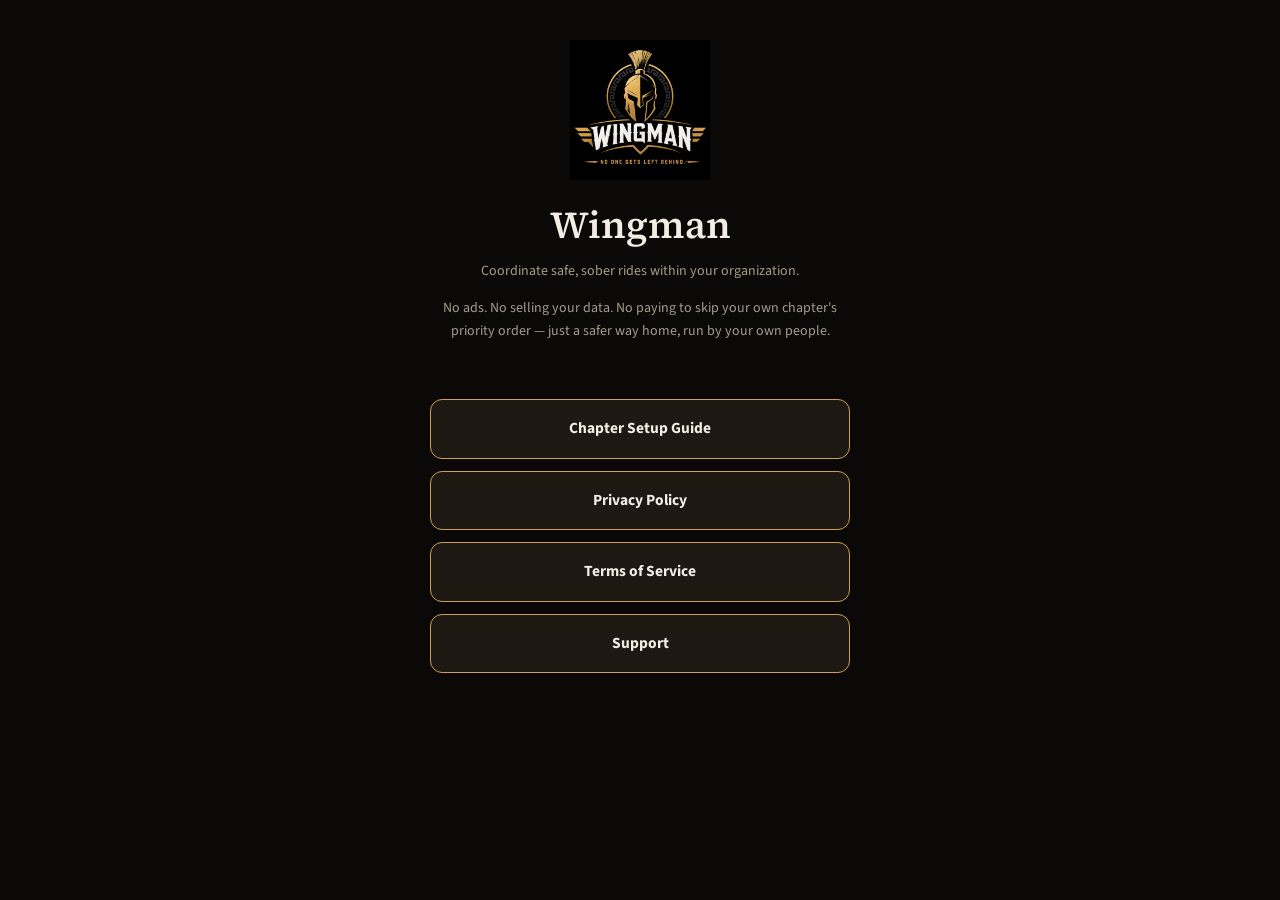
<file: index.html>
<!DOCTYPE html>
<html lang="en">
<head>
<meta charset="UTF-8">
<meta name="viewport" content="width=device-width, initial-scale=1.0">
<title>Wingman</title>
<link rel="stylesheet" href="styles.css">
<style>
  /* Landing page only — the one page on this site that's a brand
     moment rather than a document, so it gets centered treatment
     instead of the left-aligned reading layout the rest share. */
  body.home .page { text-align: center; }
  body.home .masthead { border-bottom: none; }
  body.home .meta-row { justify-content: center; }
  .crest { width: 140px; height: 140px; margin: 0 auto 24px; display: block; }
  .link-grid { max-width: 420px; margin-inline: auto; }
  a.link-card {
    justify-content: center;
    border-color: var(--accent);
    background: var(--surface-2);
    transition: box-shadow 0.15s ease, background 0.15s ease;
  }
  a.link-card:hover { box-shadow: 0 0 0 1px var(--accent); background: var(--surface); }
  a.link-card .arrow { display: none; }
</style>
</head>
<body class="home">
<div class="page">
  <img class="crest" src="wingman_crest.png" alt="Wingman crest">

  <div class="masthead">
    <h1 class="title">Wingman</h1>
    <div class="meta-row">
      <span>Coordinate safe, sober rides within your organization.</span>
    </div>
    <p style="color: var(--muted); font-size: 14px; max-width: 420px; margin: 14px auto 0;">No ads. No selling your data. No paying to skip your own chapter's priority order &mdash; just a safer way home, run by your own people.</p>
  </div>

  <div class="link-grid">
    <a class="link-card" href="setup.html"><span class="label">Chapter Setup Guide</span><span class="arrow">&rarr;</span></a>
    <a class="link-card" href="privacy.html"><span class="label">Privacy Policy</span><span class="arrow">&rarr;</span></a>
    <a class="link-card" href="terms.html"><span class="label">Terms of Service</span><span class="arrow">&rarr;</span></a>
    <a class="link-card" href="support.html"><span class="label">Support</span><span class="arrow">&rarr;</span></a>
  </div>
</div>
</body>
</html>
</file>
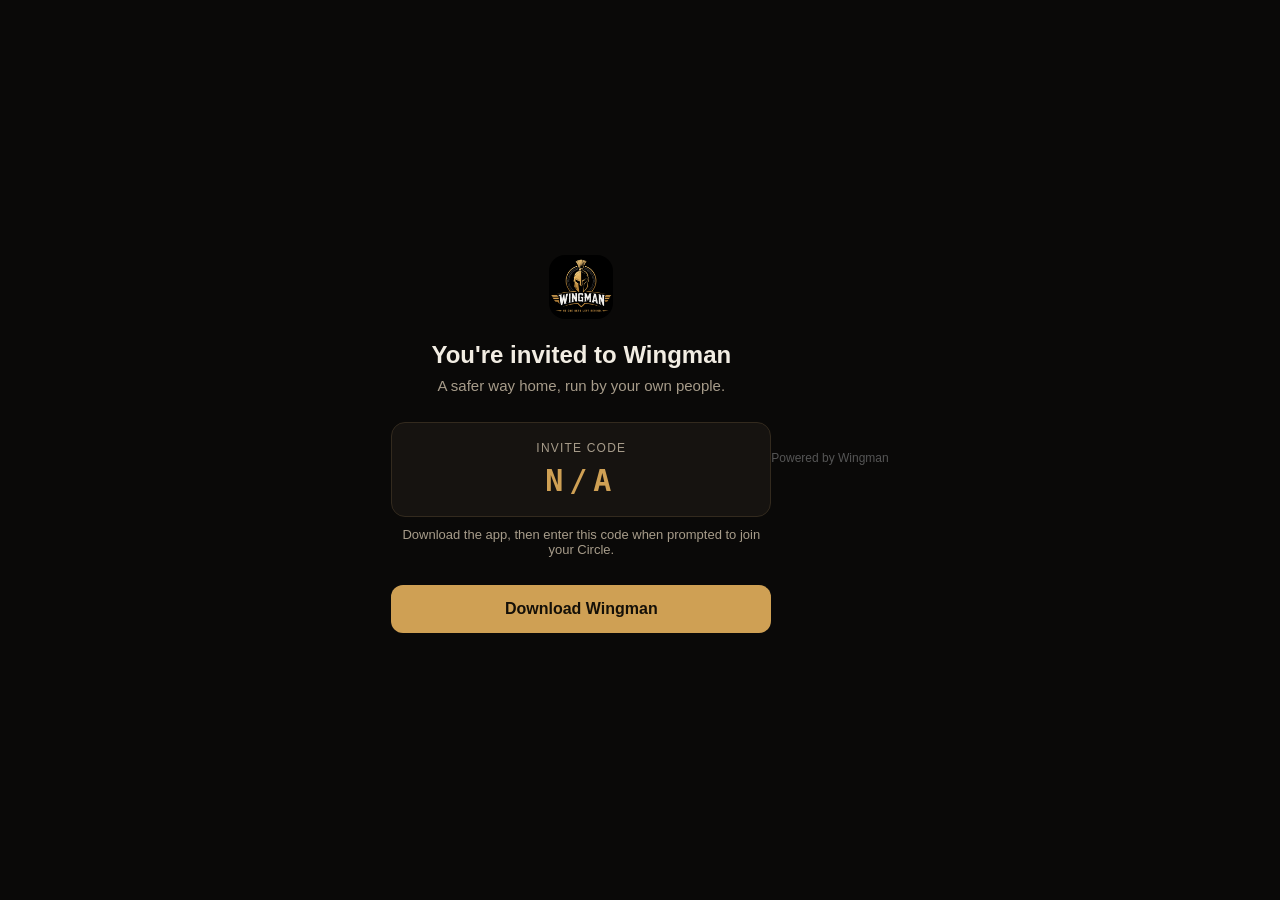
<file: join.html>
<!DOCTYPE html>
<html lang="en">
<head>
<meta charset="UTF-8">
<meta name="viewport" content="width=device-width, initial-scale=1.0">
<title>Join Wingman</title>
<style>
  :root { --bg: #0a0908; --surface: #161310; --surface-2: #1d1812; --border: #332a1e; --fg: #f2ede3; --muted: #a79c8a; --accent: #cfa054; --accent-fg: #151008; }
  * { box-sizing: border-box; }
  html, body { margin: 0; }
  body {
    background: var(--bg); color: var(--fg);
    font-family: -apple-system, BlinkMacSystemFont, "Segoe UI", Roboto, sans-serif;
    min-height: 100vh; display: flex; align-items: center; justify-content: center;
    padding: 24px; text-align: center;
  }
  .card { max-width: 380px; width: 100%; }
  .crest { width: 64px; height: 64px; border-radius: 16px; margin-bottom: 18px; }
  h1 { font-size: 24px; margin: 0 0 8px; }
  .subtext { color: var(--muted); font-size: 15px; margin: 0 0 28px; }
  .code-box {
    background: var(--surface); border: 1px solid var(--border); border-radius: 14px;
    padding: 18px; margin-bottom: 10px;
  }
  .code-label { font-size: 12px; letter-spacing: 0.1em; text-transform: uppercase; color: var(--muted); margin: 0 0 8px; }
  .code { font-family: "SFMono-Regular", Consolas, Menlo, monospace; font-size: 30px; font-weight: 700; letter-spacing: 6px; color: var(--accent); }
  .code-hint { font-size: 13px; color: var(--muted); margin: 10px 0 28px; }
  .btn {
    display: block; width: 100%; padding: 15px; border-radius: 12px; text-decoration: none;
    font-weight: 700; font-size: 16px; margin-bottom: 12px;
  }
  .btn-primary { background: var(--accent); color: var(--accent-fg); }
  .btn-secondary { background: var(--surface-2); color: var(--fg); border: 1px solid var(--border); font-size: 14px; font-weight: 600; }
  .footer-note { margin-top: 28px; color: #555; font-size: 12px; }
</style>
</head>
<body>
  <div class="card">
    <img class="crest" src="wingman_crest.png" alt="Wingman">
    <h1>You're invited to Wingman</h1>
    <p class="subtext">A safer way home, run by your own people.</p>

    <div class="code-box">
      <p class="code-label">Invite Code</p>
      <div class="code" id="code">------</div>
    </div>
    <p class="code-hint">Download the app, then enter this code when prompted to join your Circle.</p>

    <a class="btn btn-primary" id="download-btn" href="https://apps.apple.com/us/app/wingman-sober-rides/id6757724996">Download Wingman</a>
    <a class="btn btn-secondary" id="open-btn" href="#">Already have the app? Open now</a>
  </div>
  <p class="footer-note">Powered by Wingman</p>

<script>
  const params = new URLSearchParams(window.location.search);
  const code = params.get("code");

  if (code) {
    document.getElementById("code").textContent = code;
    const appLink = "wingman://join?code=" + encodeURIComponent(code);
    document.getElementById("open-btn").href = appLink;

    // Best-effort: if Wingman is already installed, this silently hands
    // off to it. If it isn't, nothing visible happens -- the page (with
    // its own Download button) is already fully rendered either way, so
    // there's no fallback timer or blank-screen flash to manage.
    window.location.href = appLink;
  } else {
    document.getElementById("code").textContent = "N/A";
    document.getElementById("open-btn").style.display = "none";
  }
</script>
</body>
</html>
</file>
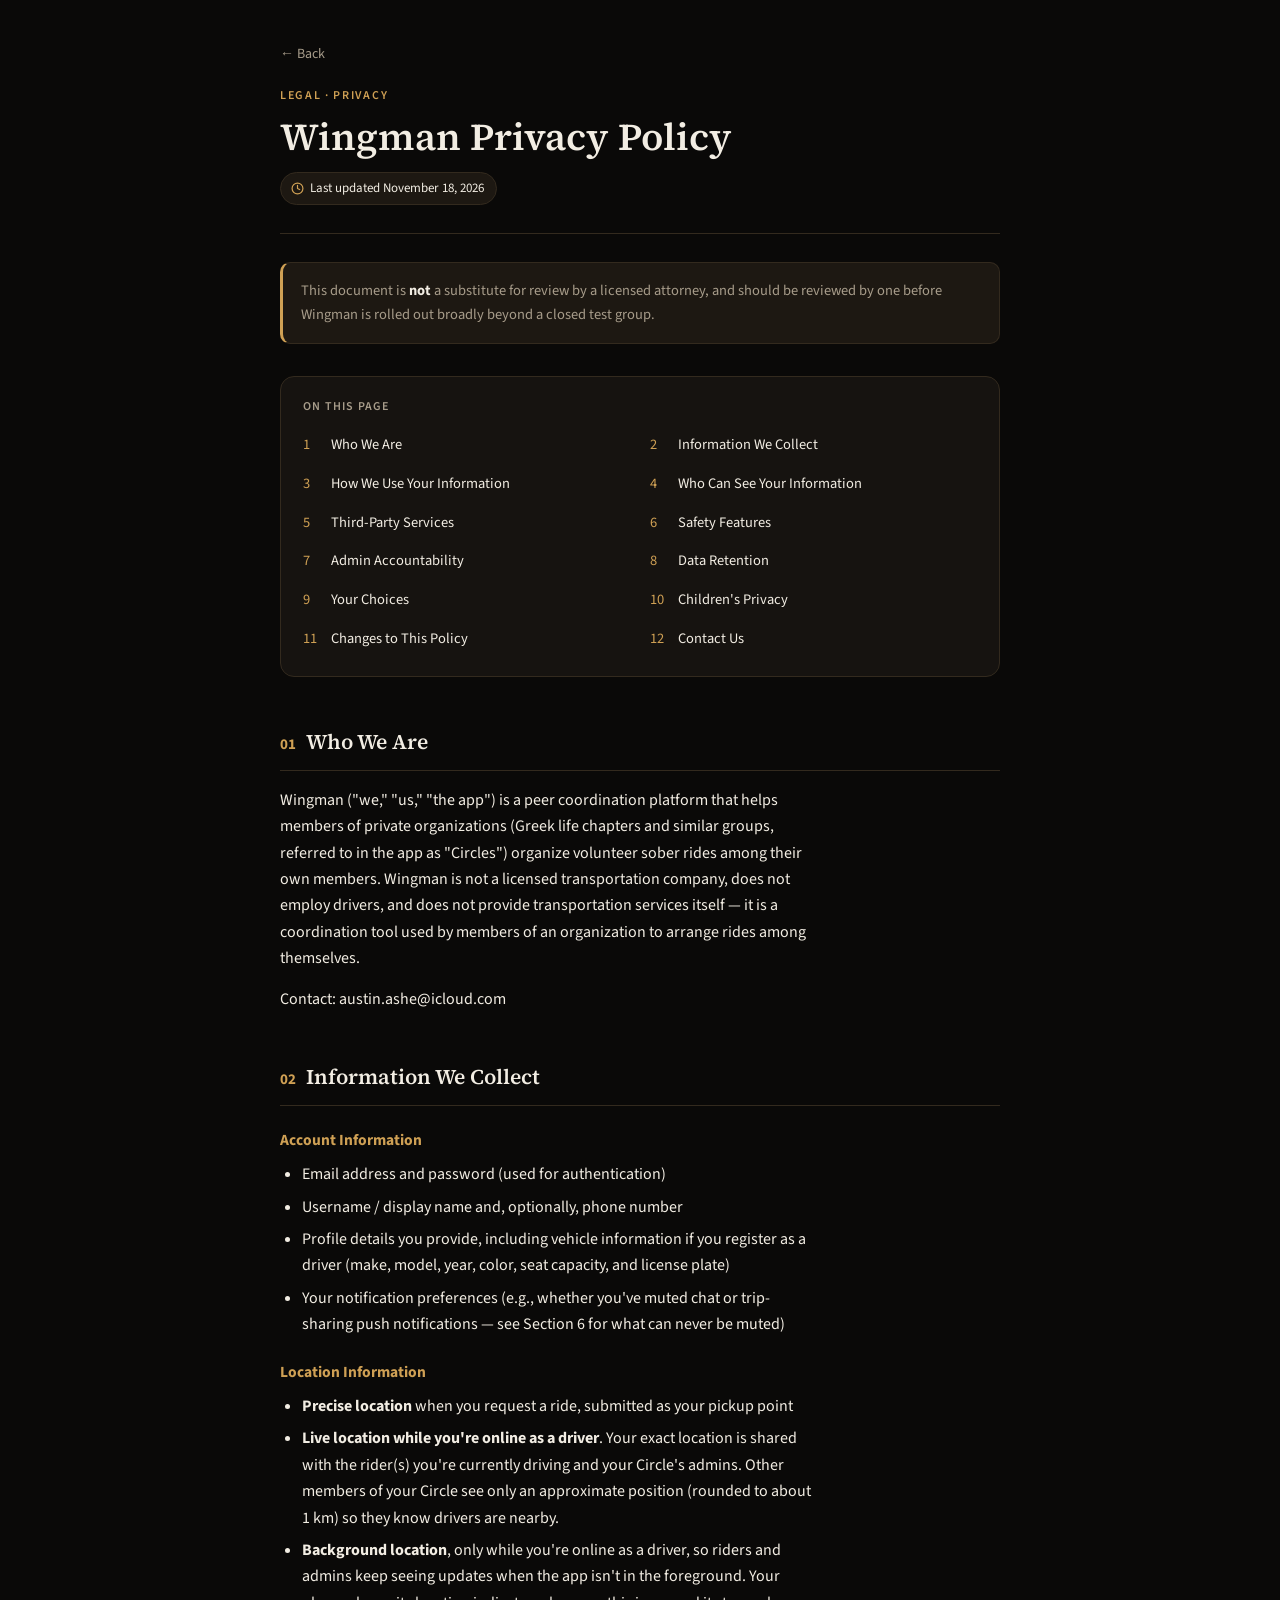
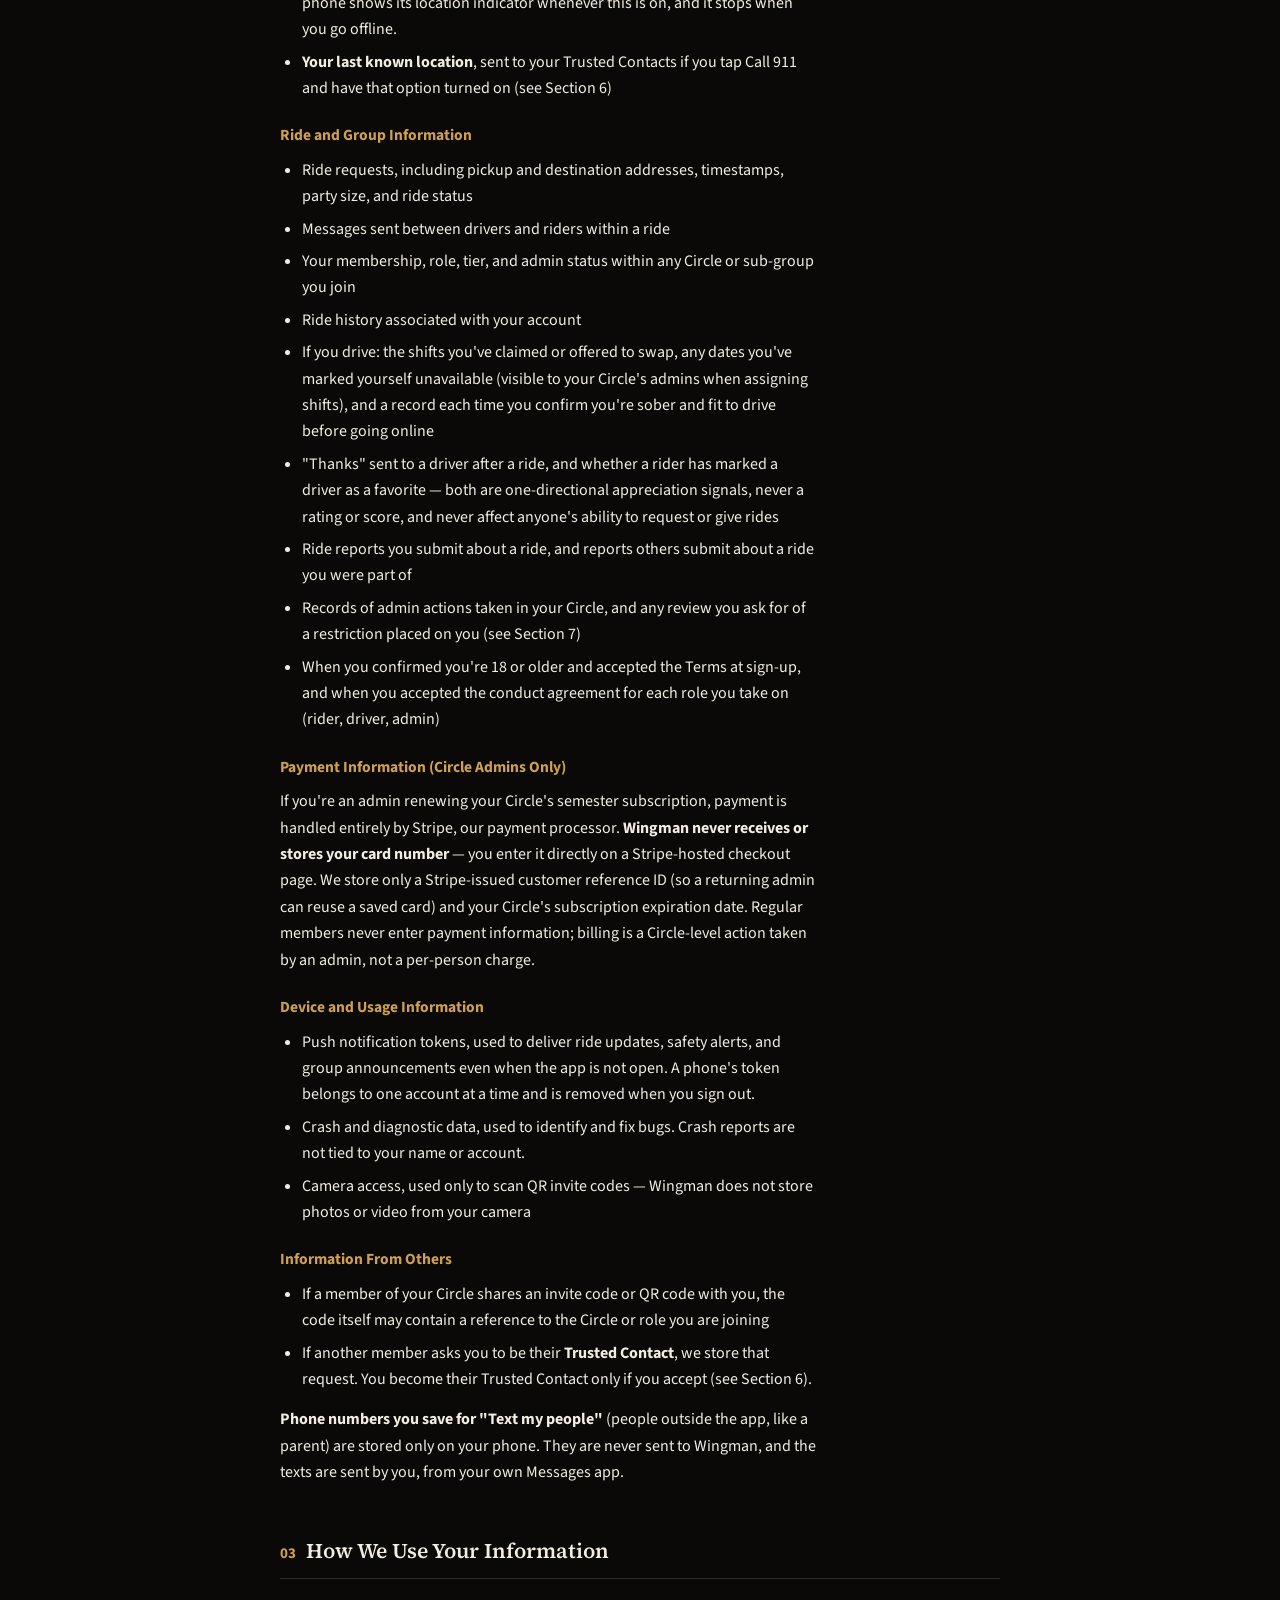
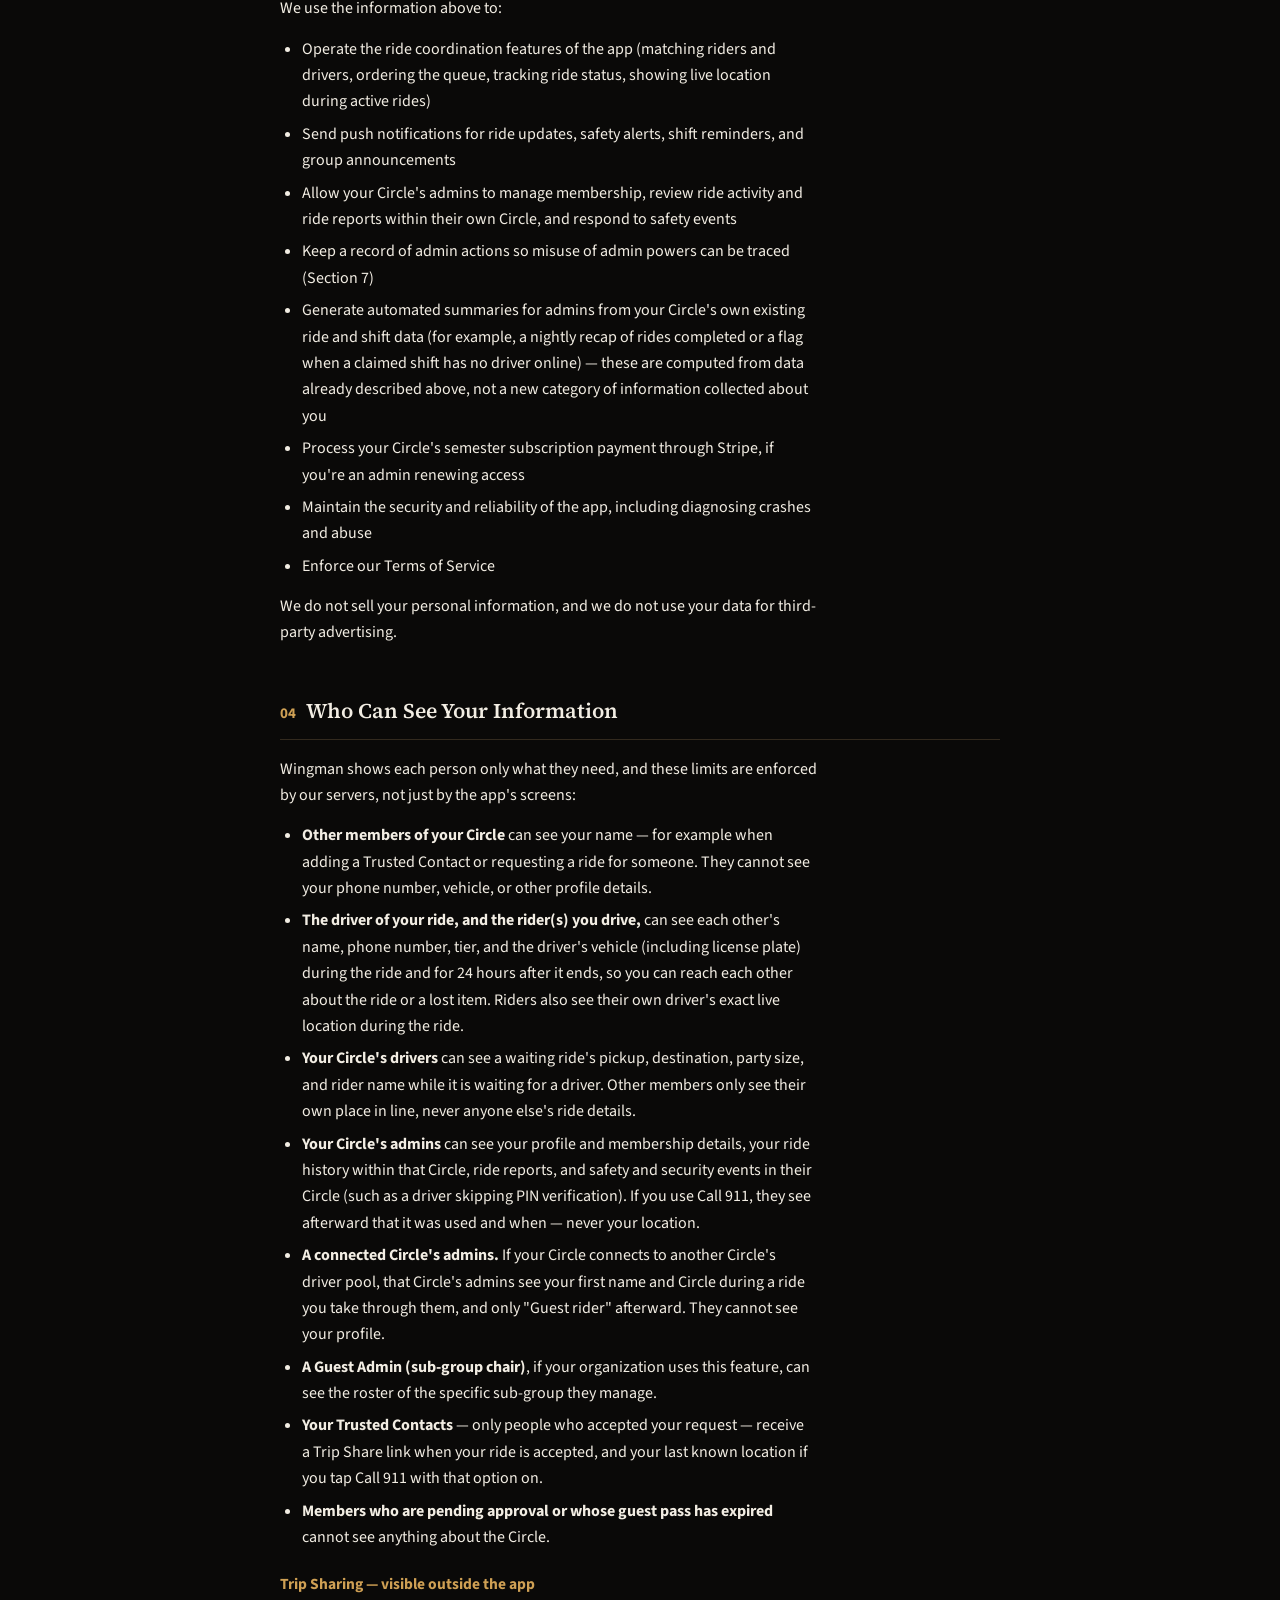
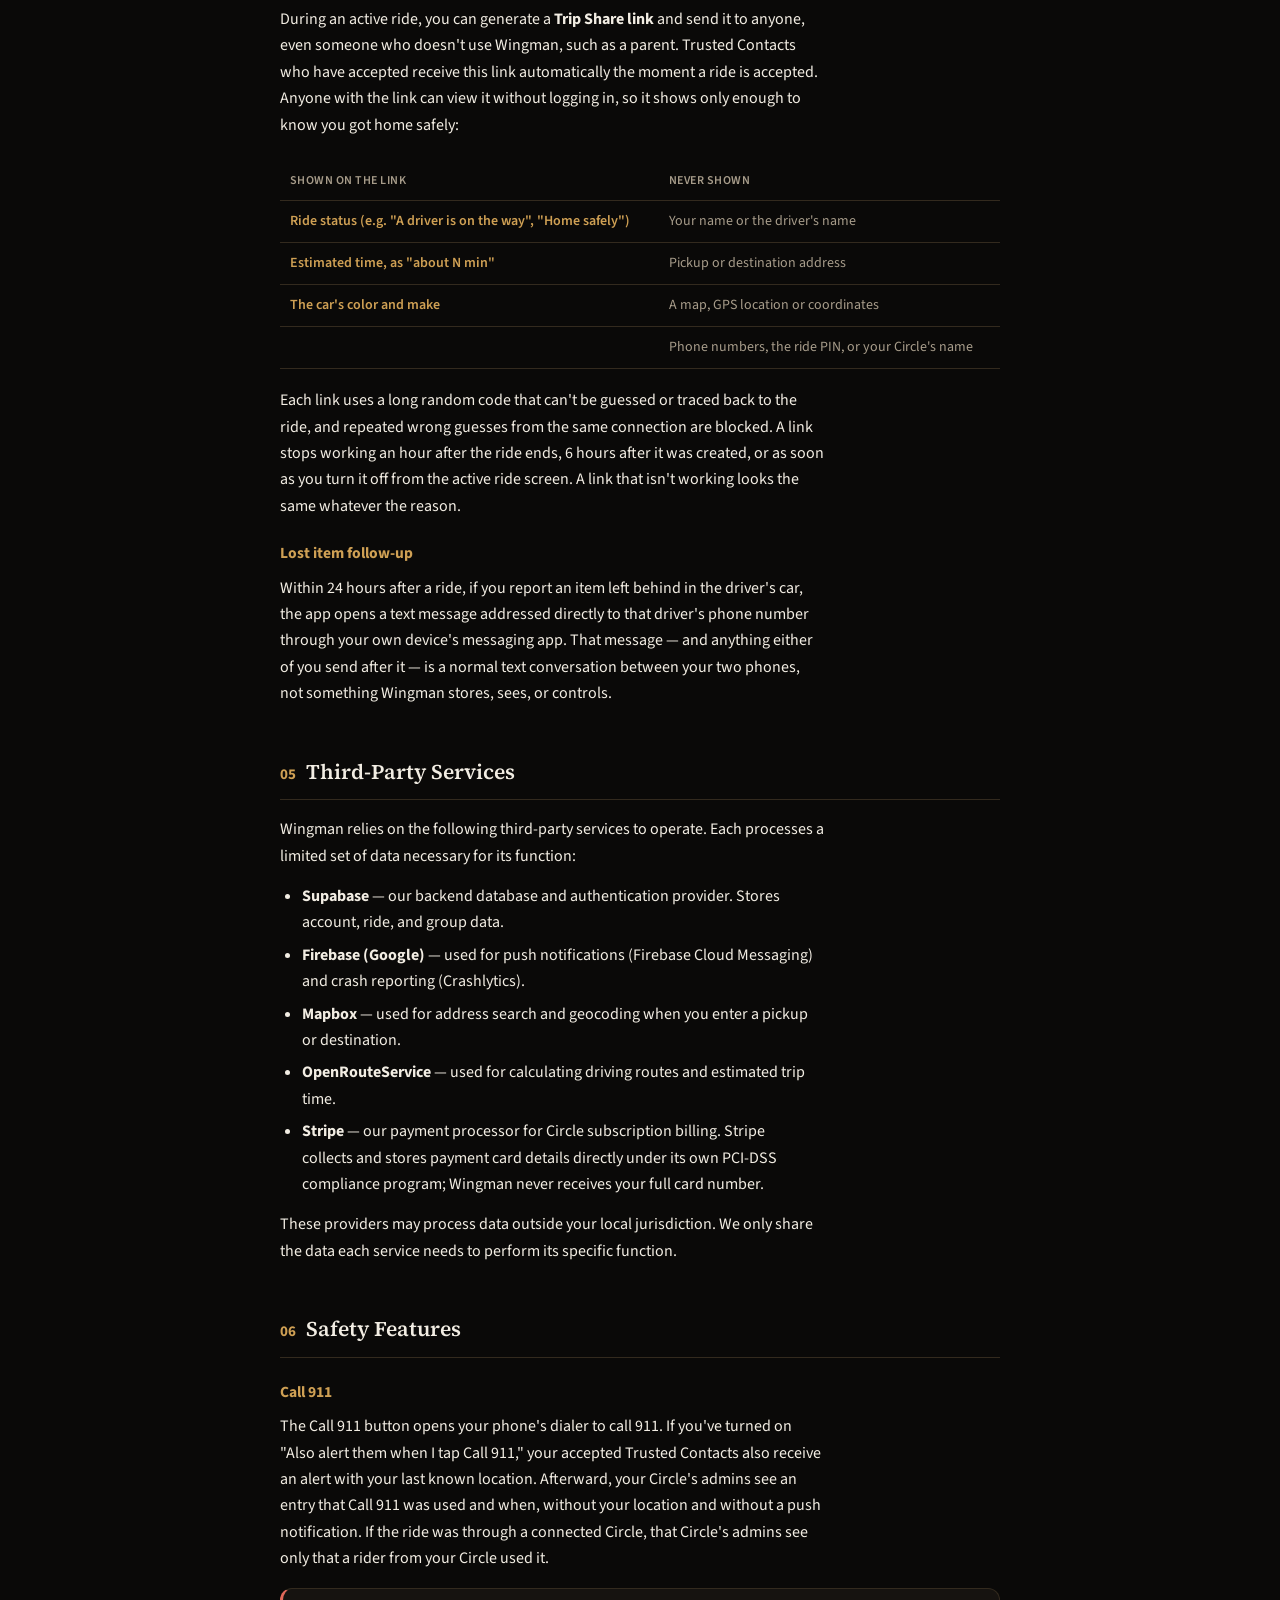
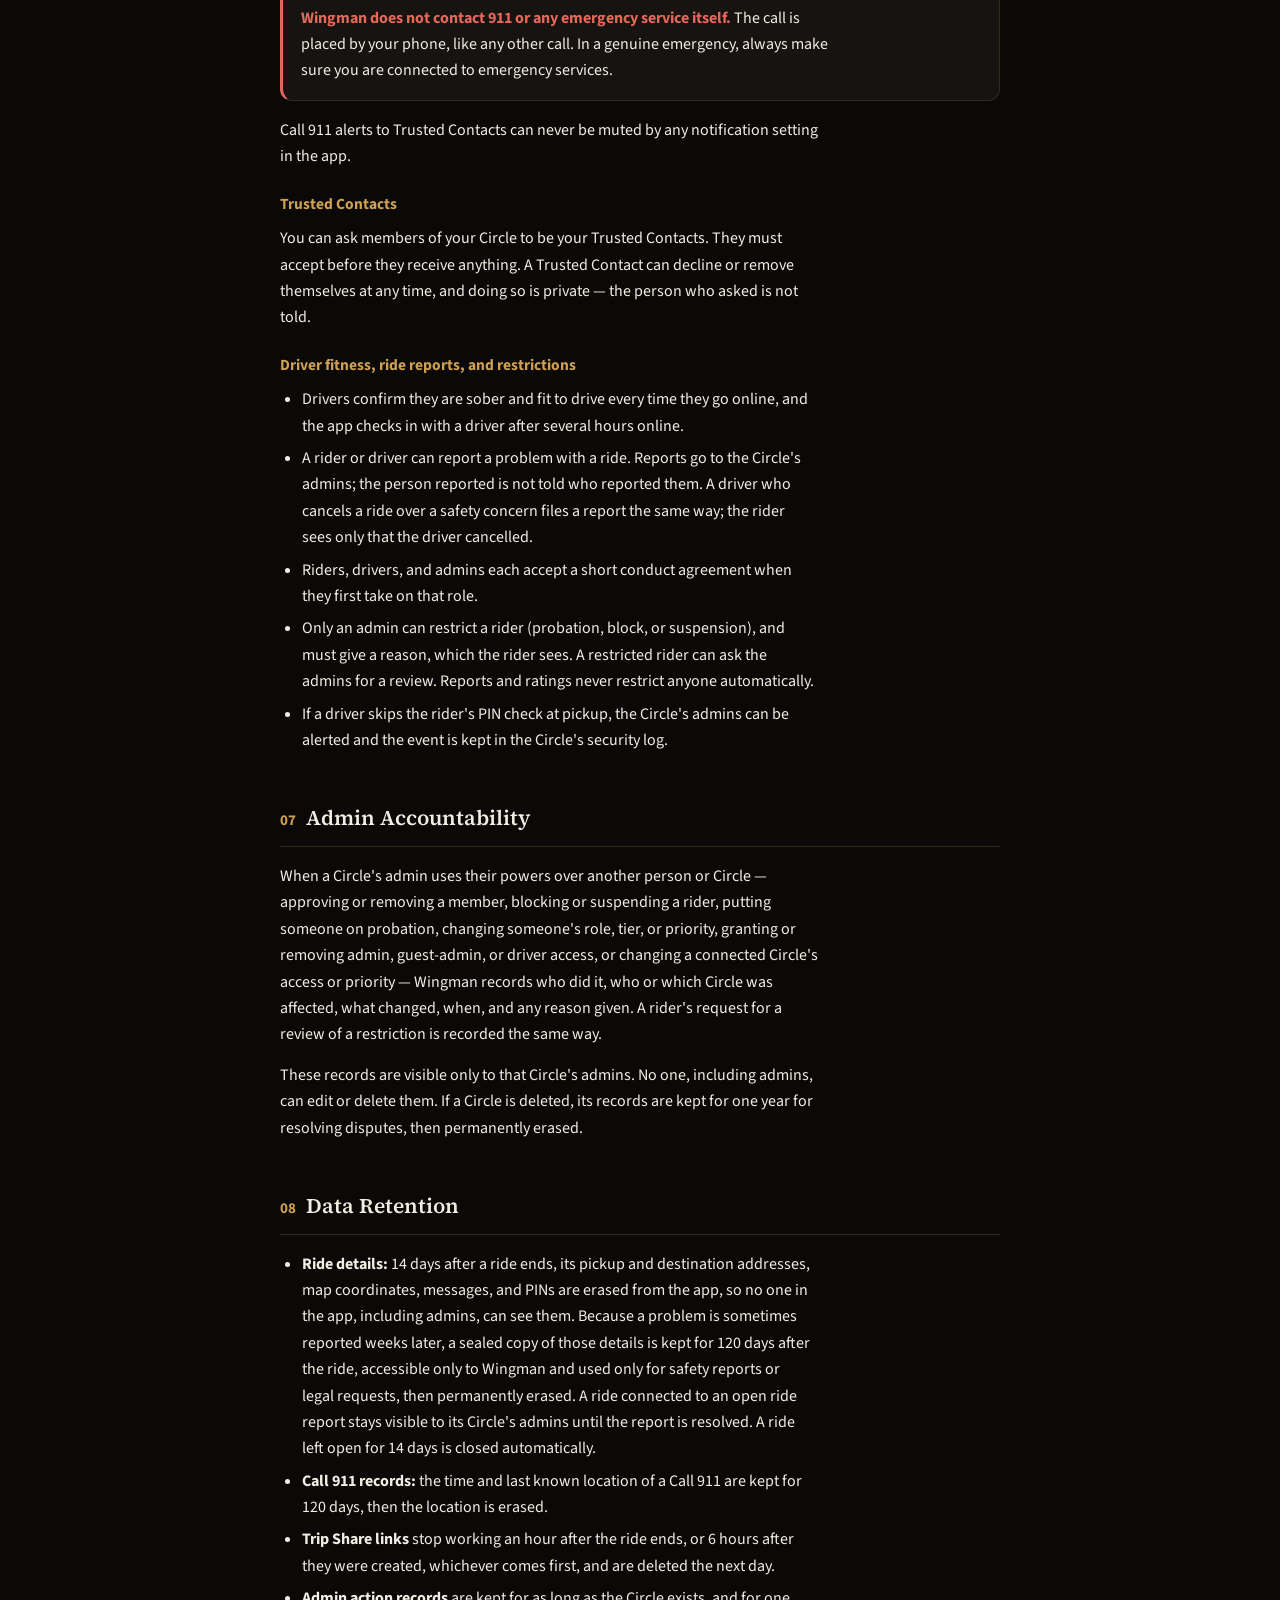
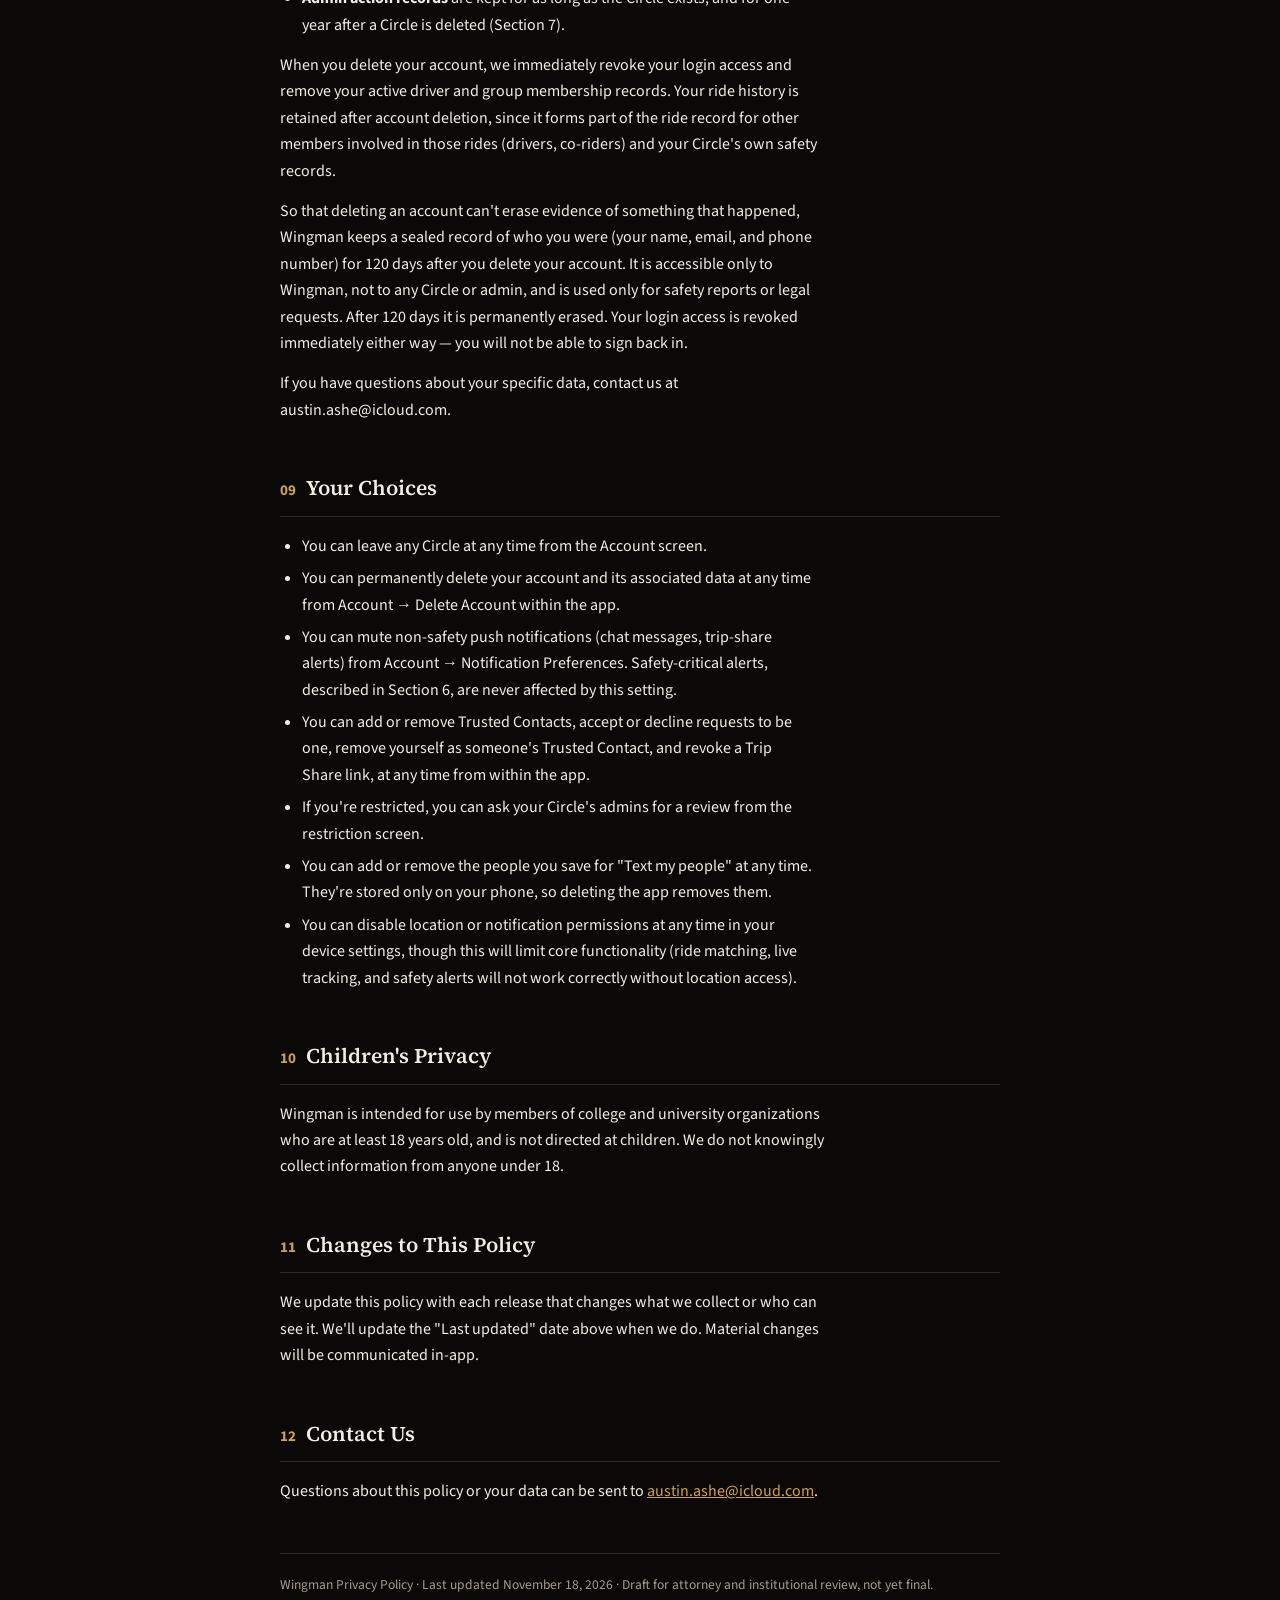
<file: privacy.html>
<!DOCTYPE html>
<html lang="en">
<head>
<meta charset="UTF-8">
<meta name="viewport" content="width=device-width, initial-scale=1.0">
<title>Wingman — Privacy Policy</title>
<link rel="stylesheet" href="styles.css">
</head>
<body>
<div class="page">
  <a class="back-link" href="index.html">&larr; Back</a>

  <div class="masthead">
    <p class="eyebrow">Legal &middot; Privacy</p>
    <h1 class="title">Wingman Privacy Policy</h1>
    <div class="meta-row">
      <span class="updated-badge">
        <svg viewBox="0 0 24 24" fill="none" stroke="currentColor" stroke-width="2.2" stroke-linecap="round" stroke-linejoin="round"><circle cx="12" cy="12" r="10"/><path d="M12 6v6l4 2"/></svg>
        Last updated November 18, 2026
      </span>
    </div>
  </div>

  <div class="notice">
    This document is <strong>not</strong> a substitute for review by a licensed attorney, and should be reviewed by one before Wingman is rolled out broadly beyond a closed test group.
  </div>

  <nav class="toc" aria-label="Table of contents">
    <p class="toc-label">On this page</p>
    <ol>
      <li><a href="#who-we-are"><span class="n">1</span> Who We Are</a></li>
      <li><a href="#information-we-collect"><span class="n">2</span> Information We Collect</a></li>
      <li><a href="#how-we-use"><span class="n">3</span> How We Use Your Information</a></li>
      <li><a href="#who-can-see"><span class="n">4</span> Who Can See Your Information</a></li>
      <li><a href="#third-party"><span class="n">5</span> Third-Party Services</a></li>
      <li><a href="#safety"><span class="n">6</span> Safety Features</a></li>
      <li><a href="#admin-accountability"><span class="n">7</span> Admin Accountability</a></li>
      <li><a href="#retention"><span class="n">8</span> Data Retention</a></li>
      <li><a href="#choices"><span class="n">9</span> Your Choices</a></li>
      <li><a href="#children"><span class="n">10</span> Children's Privacy</a></li>
      <li><a href="#changes"><span class="n">11</span> Changes to This Policy</a></li>
      <li><a href="#contact"><span class="n">12</span> Contact Us</a></li>
    </ol>
  </nav>

  <section class="doc-section" id="who-we-are">
    <h2 class="section-title"><span class="num">01</span> Who We Are</h2>
    <p>Wingman ("we," "us," "the app") is a peer coordination platform that helps members of private organizations (Greek life chapters and similar groups, referred to in the app as "Circles") organize volunteer sober rides among their own members. Wingman is not a licensed transportation company, does not employ drivers, and does not provide transportation services itself &mdash; it is a coordination tool used by members of an organization to arrange rides among themselves.</p>
    <p>Contact: austin.ashe@icloud.com</p>
  </section>

  <section class="doc-section" id="information-we-collect">
    <h2 class="section-title"><span class="num">02</span> Information We Collect</h2>

    <h3 class="sub-title">Account Information</h3>
    <ul>
      <li>Email address and password (used for authentication)</li>
      <li>Username / display name and, optionally, phone number</li>
      <li>Profile details you provide, including vehicle information if you register as a driver (make, model, year, color, seat capacity, and license plate)</li>
      <li>Your notification preferences (e.g., whether you've muted chat or trip-sharing push notifications &mdash; see Section 6 for what can never be muted)</li>
    </ul>

    <h3 class="sub-title">Location Information</h3>
    <ul>
      <li><strong>Precise location</strong> when you request a ride, submitted as your pickup point</li>
      <li><strong>Live location while you're online as a driver</strong>. Your exact location is shared with the rider(s) you're currently driving and your Circle's admins. Other members of your Circle see only an approximate position (rounded to about 1 km) so they know drivers are nearby.</li>
      <li><strong>Background location</strong>, only while you're online as a driver, so riders and admins keep seeing updates when the app isn't in the foreground. Your phone shows its location indicator whenever this is on, and it stops when you go offline.</li>
      <li><strong>Your last known location</strong>, sent to your Trusted Contacts if you tap Call 911 and have that option turned on (see Section 6)</li>
    </ul>

    <h3 class="sub-title">Ride and Group Information</h3>
    <ul>
      <li>Ride requests, including pickup and destination addresses, timestamps, party size, and ride status</li>
      <li>Messages sent between drivers and riders within a ride</li>
      <li>Your membership, role, tier, and admin status within any Circle or sub-group you join</li>
      <li>Ride history associated with your account</li>
      <li>If you drive: the shifts you've claimed or offered to swap, any dates you've marked yourself unavailable (visible to your Circle's admins when assigning shifts), and a record each time you confirm you're sober and fit to drive before going online</li>
      <li>"Thanks" sent to a driver after a ride, and whether a rider has marked a driver as a favorite &mdash; both are one-directional appreciation signals, never a rating or score, and never affect anyone's ability to request or give rides</li>
      <li>Ride reports you submit about a ride, and reports others submit about a ride you were part of</li>
      <li>Records of admin actions taken in your Circle, and any review you ask for of a restriction placed on you (see Section 7)</li>
      <li>When you confirmed you're 18 or older and accepted the Terms at sign-up, and when you accepted the conduct agreement for each role you take on (rider, driver, admin)</li>
    </ul>

    <h3 class="sub-title">Payment Information (Circle Admins Only)</h3>
    <p>If you're an admin renewing your Circle's semester subscription, payment is handled entirely by Stripe, our payment processor. <strong>Wingman never receives or stores your card number</strong> &mdash; you enter it directly on a Stripe-hosted checkout page. We store only a Stripe-issued customer reference ID (so a returning admin can reuse a saved card) and your Circle's subscription expiration date. Regular members never enter payment information; billing is a Circle-level action taken by an admin, not a per-person charge.</p>

    <h3 class="sub-title">Device and Usage Information</h3>
    <ul>
      <li>Push notification tokens, used to deliver ride updates, safety alerts, and group announcements even when the app is not open. A phone's token belongs to one account at a time and is removed when you sign out.</li>
      <li>Crash and diagnostic data, used to identify and fix bugs. Crash reports are not tied to your name or account.</li>
      <li>Camera access, used only to scan QR invite codes &mdash; Wingman does not store photos or video from your camera</li>
    </ul>

    <h3 class="sub-title">Information From Others</h3>
    <ul>
      <li>If a member of your Circle shares an invite code or QR code with you, the code itself may contain a reference to the Circle or role you are joining</li>
      <li>If another member asks you to be their <strong>Trusted Contact</strong>, we store that request. You become their Trusted Contact only if you accept (see Section 6).</li>
    </ul>
    <p><strong>Phone numbers you save for "Text my people"</strong> (people outside the app, like a parent) are stored only on your phone. They are never sent to Wingman, and the texts are sent by you, from your own Messages app.</p>
  </section>

  <section class="doc-section" id="how-we-use">
    <h2 class="section-title"><span class="num">03</span> How We Use Your Information</h2>
    <p>We use the information above to:</p>
    <ul>
      <li>Operate the ride coordination features of the app (matching riders and drivers, ordering the queue, tracking ride status, showing live location during active rides)</li>
      <li>Send push notifications for ride updates, safety alerts, shift reminders, and group announcements</li>
      <li>Allow your Circle's admins to manage membership, review ride activity and ride reports within their own Circle, and respond to safety events</li>
      <li>Keep a record of admin actions so misuse of admin powers can be traced (Section 7)</li>
      <li>Generate automated summaries for admins from your Circle's own existing ride and shift data (for example, a nightly recap of rides completed or a flag when a claimed shift has no driver online) &mdash; these are computed from data already described above, not a new category of information collected about you</li>
      <li>Process your Circle's semester subscription payment through Stripe, if you're an admin renewing access</li>
      <li>Maintain the security and reliability of the app, including diagnosing crashes and abuse</li>
      <li>Enforce our Terms of Service</li>
    </ul>
    <p>We do not sell your personal information, and we do not use your data for third-party advertising.</p>
  </section>

  <section class="doc-section" id="who-can-see">
    <h2 class="section-title"><span class="num">04</span> Who Can See Your Information</h2>
    <p>Wingman shows each person only what they need, and these limits are enforced by our servers, not just by the app's screens:</p>
    <ul>
      <li><strong>Other members of your Circle</strong> can see your name &mdash; for example when adding a Trusted Contact or requesting a ride for someone. They cannot see your phone number, vehicle, or other profile details.</li>
      <li><strong>The driver of your ride, and the rider(s) you drive,</strong> can see each other's name, phone number, tier, and the driver's vehicle (including license plate) during the ride and for 24 hours after it ends, so you can reach each other about the ride or a lost item. Riders also see their own driver's exact live location during the ride.</li>
      <li><strong>Your Circle's drivers</strong> can see a waiting ride's pickup, destination, party size, and rider name while it is waiting for a driver. Other members only see their own place in line, never anyone else's ride details.</li>
      <li><strong>Your Circle's admins</strong> can see your profile and membership details, your ride history within that Circle, ride reports, and safety and security events in their Circle (such as a driver skipping PIN verification). If you use Call 911, they see afterward that it was used and when &mdash; never your location.</li>
      <li><strong>A connected Circle's admins.</strong> If your Circle connects to another Circle's driver pool, that Circle's admins see your first name and Circle during a ride you take through them, and only "Guest rider" afterward. They cannot see your profile.</li>
      <li><strong>A Guest Admin (sub-group chair)</strong>, if your organization uses this feature, can see the roster of the specific sub-group they manage.</li>
      <li><strong>Your Trusted Contacts</strong> &mdash; only people who accepted your request &mdash; receive a Trip Share link when your ride is accepted, and your last known location if you tap Call 911 with that option on.</li>
      <li><strong>Members who are pending approval or whose guest pass has expired</strong> cannot see anything about the Circle.</li>
    </ul>

    <h3 class="sub-title">Trip Sharing &mdash; visible outside the app</h3>
    <p>During an active ride, you can generate a <strong>Trip Share link</strong> and send it to anyone, even someone who doesn't use Wingman, such as a parent. Trusted Contacts who have accepted receive this link automatically the moment a ride is accepted. Anyone with the link can view it without logging in, so it shows only enough to know you got home safely:</p>
    <div class="table-wrap">
      <table class="exposure">
        <thead><tr><th>Shown on the link</th><th>Never shown</th></tr></thead>
        <tbody>
          <tr><td class="yes">Ride status (e.g. "A driver is on the way", "Home safely")</td><td class="no">Your name or the driver's name</td></tr>
          <tr><td class="yes">Estimated time, as "about N min"</td><td class="no">Pickup or destination address</td></tr>
          <tr><td class="yes">The car's color and make</td><td class="no">A map, GPS location or coordinates</td></tr>
          <tr><td></td><td class="no">Phone numbers, the ride PIN, or your Circle's name</td></tr>
        </tbody>
      </table>
    </div>
    <p>Each link uses a long random code that can't be guessed or traced back to the ride, and repeated wrong guesses from the same connection are blocked. A link stops working an hour after the ride ends, 6 hours after it was created, or as soon as you turn it off from the active ride screen. A link that isn't working looks the same whatever the reason.</p>

    <h3 class="sub-title">Lost item follow-up</h3>
    <p>Within 24 hours after a ride, if you report an item left behind in the driver's car, the app opens a text message addressed directly to that driver's phone number through your own device's messaging app. That message &mdash; and anything either of you send after it &mdash; is a normal text conversation between your two phones, not something Wingman stores, sees, or controls.</p>
  </section>

  <section class="doc-section" id="third-party">
    <h2 class="section-title"><span class="num">05</span> Third-Party Services</h2>
    <p>Wingman relies on the following third-party services to operate. Each processes a limited set of data necessary for its function:</p>
    <ul>
      <li><strong>Supabase</strong> &mdash; our backend database and authentication provider. Stores account, ride, and group data.</li>
      <li><strong>Firebase (Google)</strong> &mdash; used for push notifications (Firebase Cloud Messaging) and crash reporting (Crashlytics).</li>
      <li><strong>Mapbox</strong> &mdash; used for address search and geocoding when you enter a pickup or destination.</li>
      <li><strong>OpenRouteService</strong> &mdash; used for calculating driving routes and estimated trip time.</li>
      <li><strong>Stripe</strong> &mdash; our payment processor for Circle subscription billing. Stripe collects and stores payment card details directly under its own PCI-DSS compliance program; Wingman never receives your full card number.</li>
    </ul>
    <p>These providers may process data outside your local jurisdiction. We only share the data each service needs to perform its specific function.</p>
  </section>

  <section class="doc-section" id="safety">
    <h2 class="section-title"><span class="num">06</span> Safety Features</h2>

    <h3 class="sub-title">Call 911</h3>
    <p>The Call 911 button opens your phone's dialer to call 911. If you've turned on "Also alert them when I tap Call 911," your accepted Trusted Contacts also receive an alert with your last known location. Afterward, your Circle's admins see an entry that Call 911 was used and when, without your location and without a push notification. If the ride was through a connected Circle, that Circle's admins see only that a rider from your Circle used it.</p>
    <div class="callout safety">
      <p><strong>Wingman does not contact 911 or any emergency service itself.</strong> The call is placed by your phone, like any other call. In a genuine emergency, always make sure you are connected to emergency services.</p>
    </div>
    <p>Call 911 alerts to Trusted Contacts can never be muted by any notification setting in the app.</p>

    <h3 class="sub-title">Trusted Contacts</h3>
    <p>You can ask members of your Circle to be your Trusted Contacts. They must accept before they receive anything. A Trusted Contact can decline or remove themselves at any time, and doing so is private &mdash; the person who asked is not told.</p>

    <h3 class="sub-title">Driver fitness, ride reports, and restrictions</h3>
    <ul>
      <li>Drivers confirm they are sober and fit to drive every time they go online, and the app checks in with a driver after several hours online.</li>
      <li>A rider or driver can report a problem with a ride. Reports go to the Circle's admins; the person reported is not told who reported them. A driver who cancels a ride over a safety concern files a report the same way; the rider sees only that the driver cancelled.</li>
      <li>Riders, drivers, and admins each accept a short conduct agreement when they first take on that role.</li>
      <li>Only an admin can restrict a rider (probation, block, or suspension), and must give a reason, which the rider sees. A restricted rider can ask the admins for a review. Reports and ratings never restrict anyone automatically.</li>
      <li>If a driver skips the rider's PIN check at pickup, the Circle's admins can be alerted and the event is kept in the Circle's security log.</li>
    </ul>
  </section>

  <section class="doc-section" id="admin-accountability">
    <h2 class="section-title"><span class="num">07</span> Admin Accountability</h2>
    <p>When a Circle's admin uses their powers over another person or Circle &mdash; approving or removing a member, blocking or suspending a rider, putting someone on probation, changing someone's role, tier, or priority, granting or removing admin, guest-admin, or driver access, or changing a connected Circle's access or priority &mdash; Wingman records who did it, who or which Circle was affected, what changed, when, and any reason given. A rider's request for a review of a restriction is recorded the same way.</p>
    <p>These records are visible only to that Circle's admins. No one, including admins, can edit or delete them. If a Circle is deleted, its records are kept for one year for resolving disputes, then permanently erased.</p>
  </section>

  <section class="doc-section" id="retention">
    <h2 class="section-title"><span class="num">08</span> Data Retention</h2>
    <ul>
      <li><strong>Ride details:</strong> 14 days after a ride ends, its pickup and destination addresses, map coordinates, messages, and PINs are erased from the app, so no one in the app, including admins, can see them. Because a problem is sometimes reported weeks later, a sealed copy of those details is kept for 120 days after the ride, accessible only to Wingman and used only for safety reports or legal requests, then permanently erased. A ride connected to an open ride report stays visible to its Circle's admins until the report is resolved. A ride left open for 14 days is closed automatically.</li>
      <li><strong>Call 911 records:</strong> the time and last known location of a Call 911 are kept for 120 days, then the location is erased.</li>
      <li><strong>Trip Share links</strong> stop working an hour after the ride ends, or 6 hours after they were created, whichever comes first, and are deleted the next day.</li>
      <li><strong>Admin action records</strong> are kept for as long as the Circle exists, and for one year after a Circle is deleted (Section 7).</li>
    </ul>
    <p>When you delete your account, we immediately revoke your login access and remove your active driver and group membership records. Your ride history is retained after account deletion, since it forms part of the ride record for other members involved in those rides (drivers, co-riders) and your Circle's own safety records.</p>
    <p>So that deleting an account can't erase evidence of something that happened, Wingman keeps a sealed record of who you were (your name, email, and phone number) for 120 days after you delete your account. It is accessible only to Wingman, not to any Circle or admin, and is used only for safety reports or legal requests. After 120 days it is permanently erased. Your login access is revoked immediately either way &mdash; you will not be able to sign back in.</p>
    <p>If you have questions about your specific data, contact us at austin.ashe@icloud.com.</p>
  </section>

  <section class="doc-section" id="choices">
    <h2 class="section-title"><span class="num">09</span> Your Choices</h2>
    <ul>
      <li>You can leave any Circle at any time from the Account screen.</li>
      <li>You can permanently delete your account and its associated data at any time from Account &rarr; Delete Account within the app.</li>
      <li>You can mute non-safety push notifications (chat messages, trip-share alerts) from Account &rarr; Notification Preferences. Safety-critical alerts, described in Section 6, are never affected by this setting.</li>
      <li>You can add or remove Trusted Contacts, accept or decline requests to be one, remove yourself as someone's Trusted Contact, and revoke a Trip Share link, at any time from within the app.</li>
      <li>If you're restricted, you can ask your Circle's admins for a review from the restriction screen.</li>
      <li>You can add or remove the people you save for "Text my people" at any time. They're stored only on your phone, so deleting the app removes them.</li>
      <li>You can disable location or notification permissions at any time in your device settings, though this will limit core functionality (ride matching, live tracking, and safety alerts will not work correctly without location access).</li>
    </ul>
  </section>

  <section class="doc-section" id="children">
    <h2 class="section-title"><span class="num">10</span> Children's Privacy</h2>
    <p>Wingman is intended for use by members of college and university organizations who are at least 18 years old, and is not directed at children. We do not knowingly collect information from anyone under 18.</p>
  </section>

  <section class="doc-section" id="changes">
    <h2 class="section-title"><span class="num">11</span> Changes to This Policy</h2>
    <p>We update this policy with each release that changes what we collect or who can see it. We'll update the "Last updated" date above when we do. Material changes will be communicated in-app.</p>
  </section>

  <section class="doc-section" id="contact">
    <h2 class="section-title"><span class="num">12</span> Contact Us</h2>
    <p>Questions about this policy or your data can be sent to <a class="inline-link" href="mailto:austin.ashe@icloud.com">austin.ashe@icloud.com</a>.</p>
  </section>

  <footer class="doc-footer">
    Wingman Privacy Policy &middot; Last updated November 18, 2026 &middot; Draft for attorney and institutional review, not yet final.
  </footer>
</div>
</body>
</html>
</file>
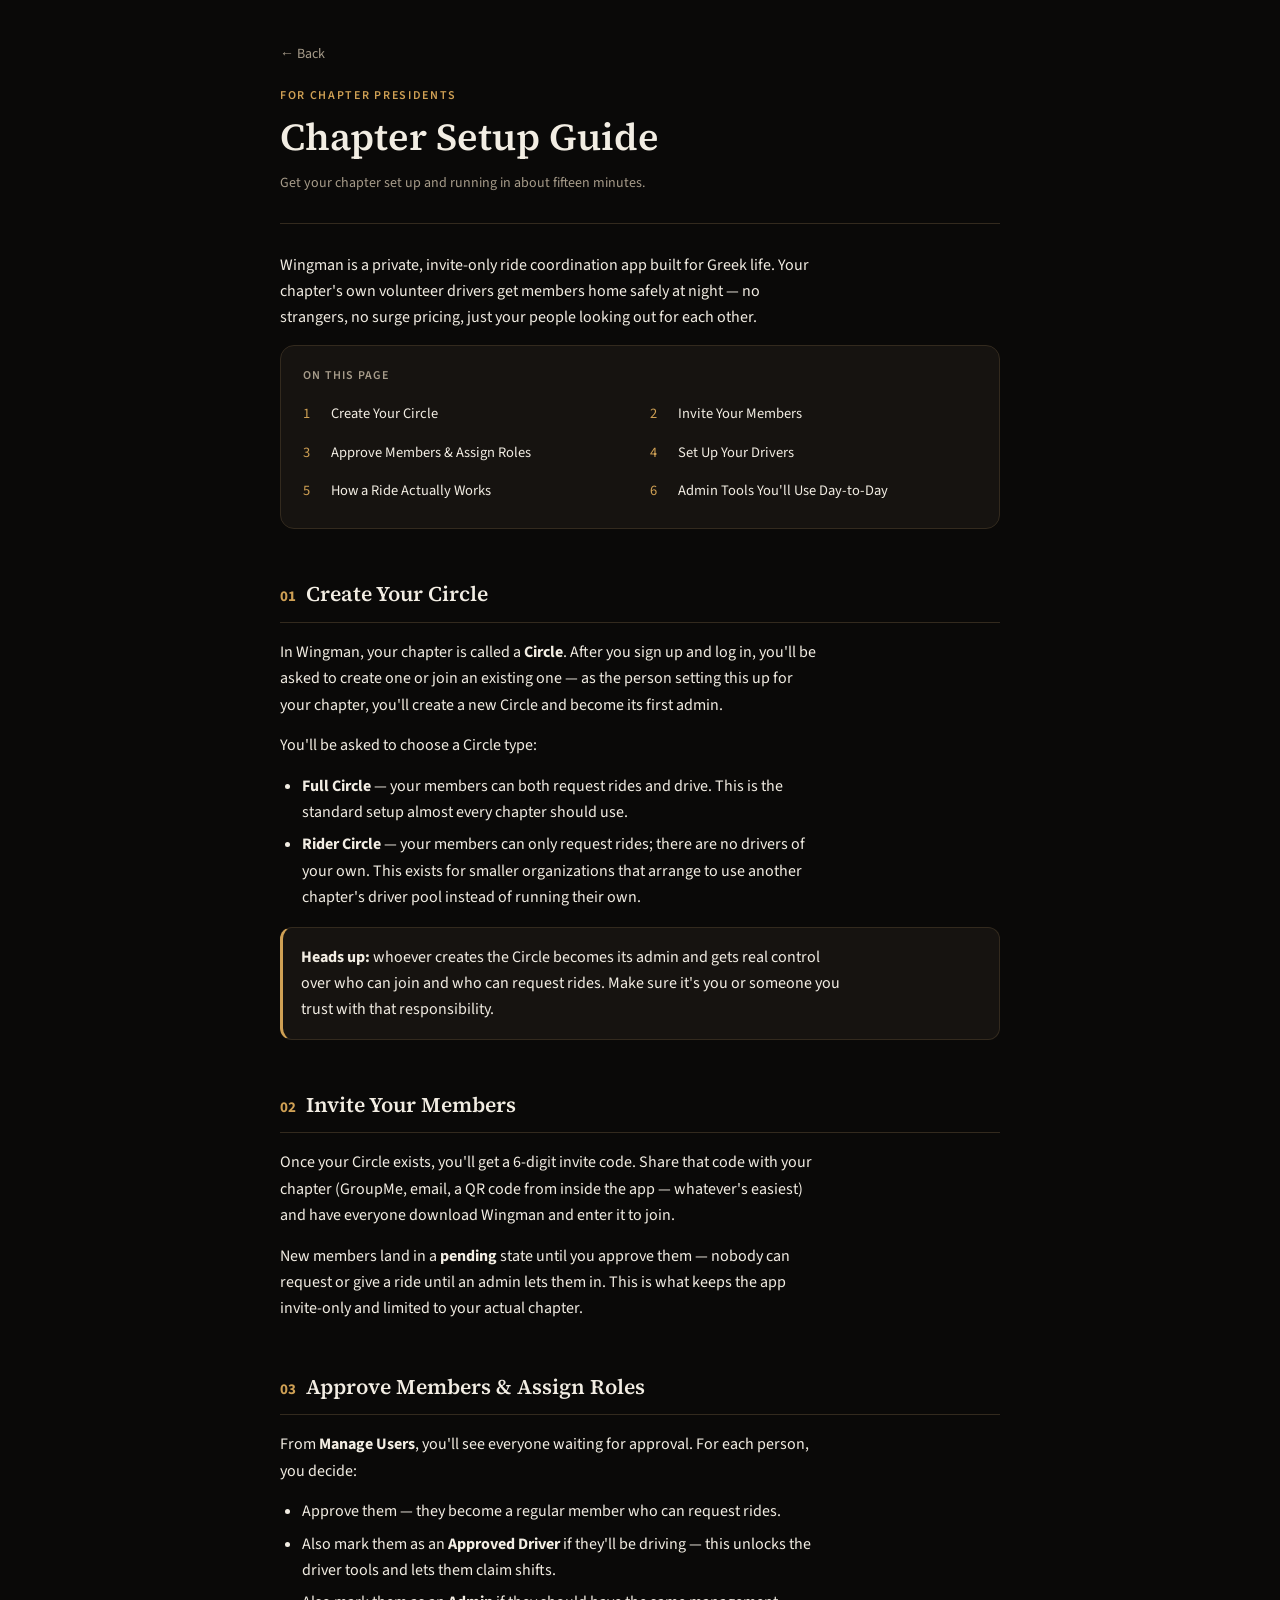
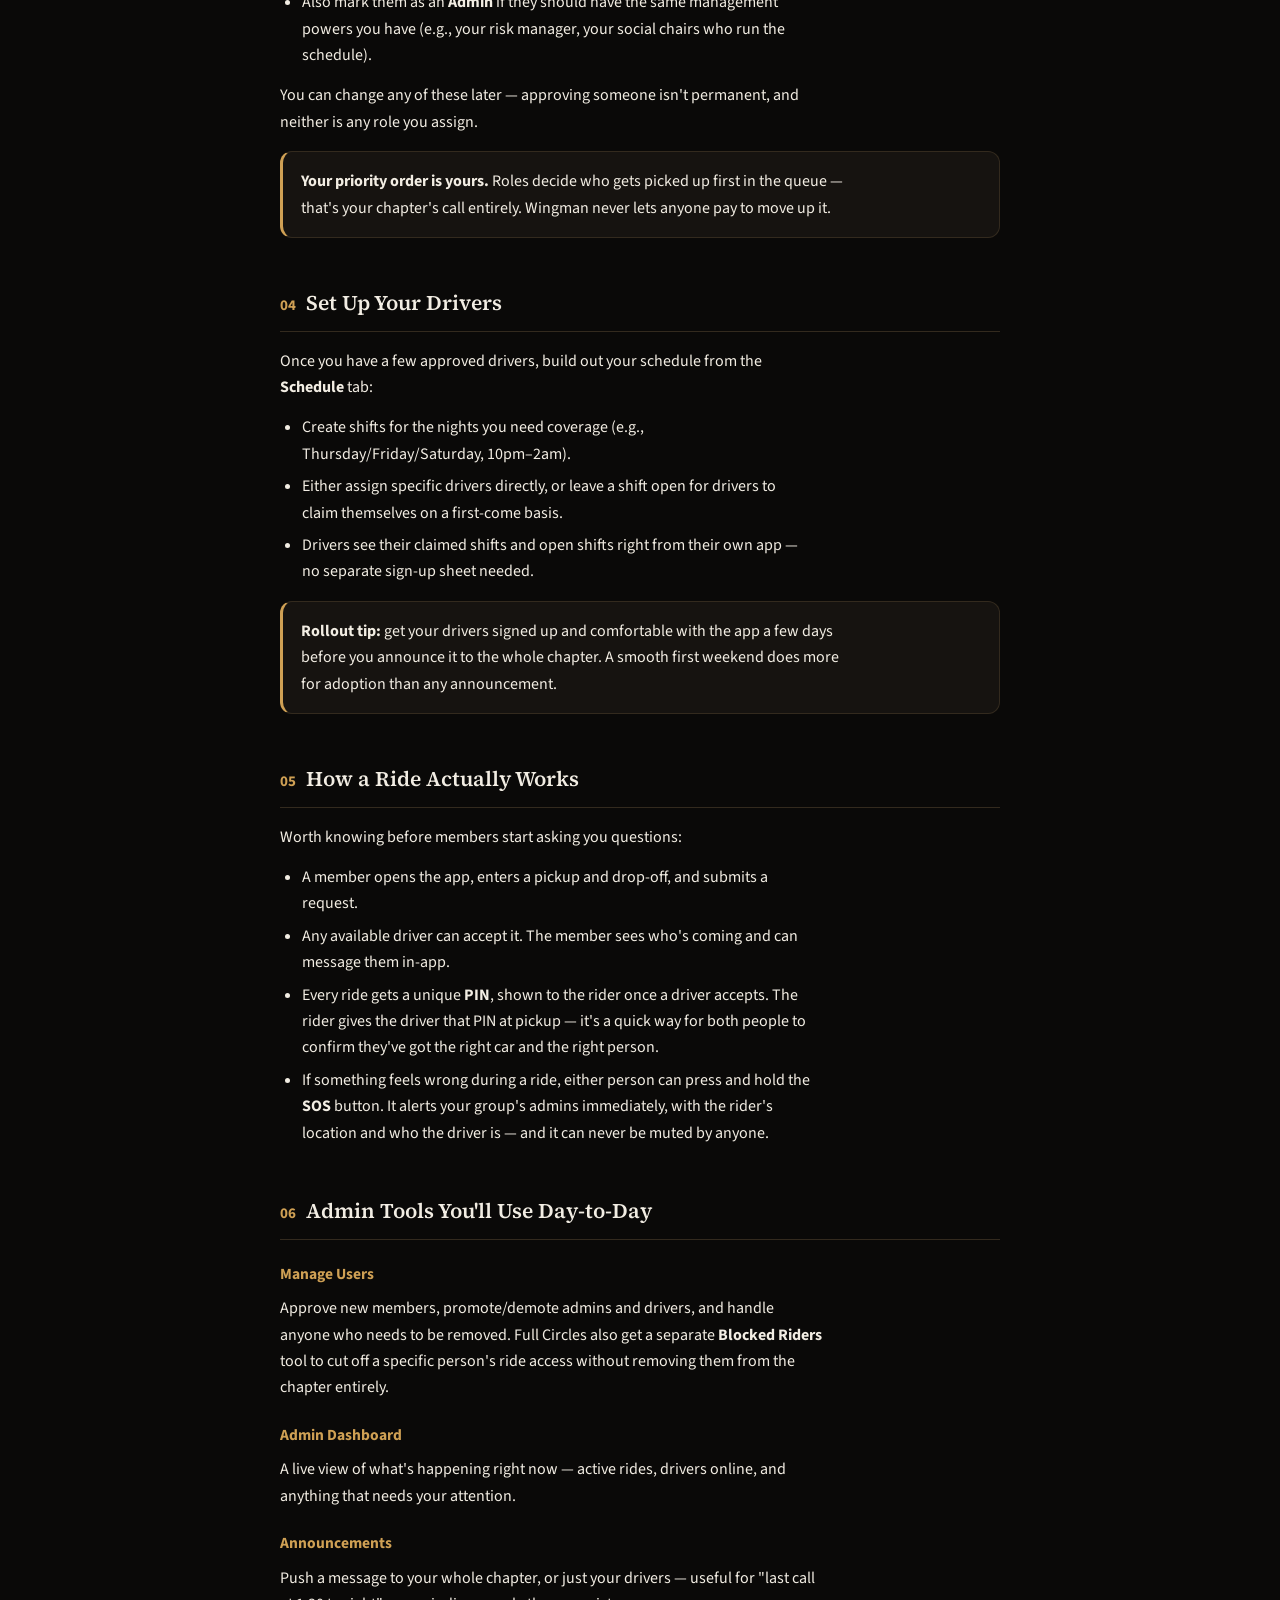
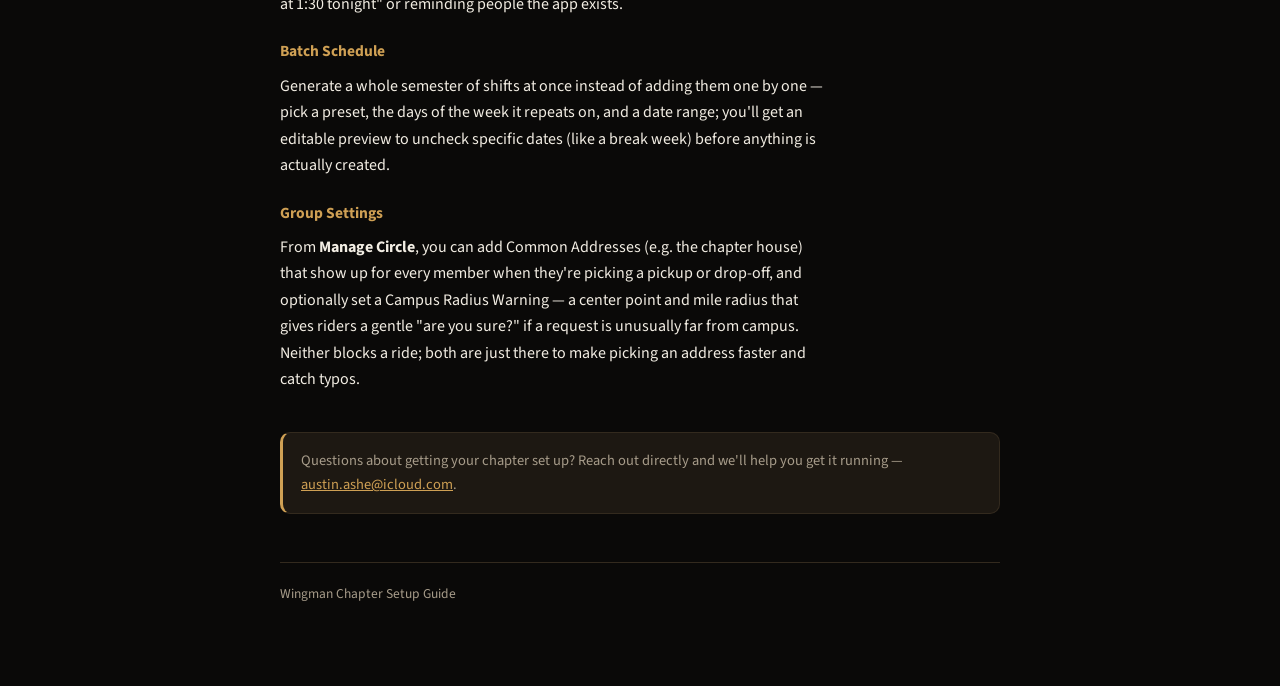
<file: setup.html>
<!DOCTYPE html>
<html lang="en">
<head>
<meta charset="UTF-8">
<meta name="viewport" content="width=device-width, initial-scale=1.0">
<title>Wingman — Chapter Setup Guide</title>
<link rel="stylesheet" href="styles.css">
</head>
<body>
<div class="page">
  <a class="back-link" href="index.html">&larr; Back</a>

  <div class="masthead">
    <p class="eyebrow">For Chapter Presidents</p>
    <h1 class="title">Chapter Setup Guide</h1>
    <div class="meta-row">
      <span>Get your chapter set up and running in about fifteen minutes.</span>
    </div>
  </div>

  <p>Wingman is a private, invite-only ride coordination app built for Greek life. Your chapter's own volunteer drivers get members home safely at night &mdash; no strangers, no surge pricing, just your people looking out for each other.</p>

  <nav class="toc" aria-label="Table of contents">
    <p class="toc-label">On this page</p>
    <ol>
      <li><a href="#create-circle"><span class="n">1</span> Create Your Circle</a></li>
      <li><a href="#invite-members"><span class="n">2</span> Invite Your Members</a></li>
      <li><a href="#approve-roles"><span class="n">3</span> Approve Members &amp; Assign Roles</a></li>
      <li><a href="#set-up-drivers"><span class="n">4</span> Set Up Your Drivers</a></li>
      <li><a href="#how-rides-work"><span class="n">5</span> How a Ride Actually Works</a></li>
      <li><a href="#admin-tools"><span class="n">6</span> Admin Tools You'll Use Day-to-Day</a></li>
    </ol>
  </nav>

  <section class="doc-section" id="create-circle">
    <h2 class="section-title"><span class="num">01</span> Create Your Circle</h2>
    <p>In Wingman, your chapter is called a <strong>Circle</strong>. After you sign up and log in, you'll be asked to create one or join an existing one &mdash; as the person setting this up for your chapter, you'll create a new Circle and become its first admin.</p>
    <p>You'll be asked to choose a Circle type:</p>
    <ul>
      <li><strong>Full Circle</strong> &mdash; your members can both request rides and drive. This is the standard setup almost every chapter should use.</li>
      <li><strong>Rider Circle</strong> &mdash; your members can only request rides; there are no drivers of your own. This exists for smaller organizations that arrange to use another chapter's driver pool instead of running their own.</li>
    </ul>
    <div class="callout money">
      <p><strong>Heads up:</strong> whoever creates the Circle becomes its admin and gets real control over who can join and who can request rides. Make sure it's you or someone you trust with that responsibility.</p>
    </div>
  </section>

  <section class="doc-section" id="invite-members">
    <h2 class="section-title"><span class="num">02</span> Invite Your Members</h2>
    <p>Once your Circle exists, you'll get a 6-digit invite code. Share that code with your chapter (GroupMe, email, a QR code from inside the app &mdash; whatever's easiest) and have everyone download Wingman and enter it to join.</p>
    <p>New members land in a <strong>pending</strong> state until you approve them &mdash; nobody can request or give a ride until an admin lets them in. This is what keeps the app invite-only and limited to your actual chapter.</p>
  </section>

  <section class="doc-section" id="approve-roles">
    <h2 class="section-title"><span class="num">03</span> Approve Members &amp; Assign Roles</h2>
    <p>From <strong>Manage Users</strong>, you'll see everyone waiting for approval. For each person, you decide:</p>
    <ul>
      <li>Approve them &mdash; they become a regular member who can request rides.</li>
      <li>Also mark them as an <strong>Approved Driver</strong> if they'll be driving &mdash; this unlocks the driver tools and lets them claim shifts.</li>
      <li>Also mark them as an <strong>Admin</strong> if they should have the same management powers you have (e.g., your risk manager, your social chairs who run the schedule).</li>
    </ul>
    <p>You can change any of these later &mdash; approving someone isn't permanent, and neither is any role you assign.</p>
    <div class="callout money">
      <p><strong>Your priority order is yours.</strong> Roles decide who gets picked up first in the queue &mdash; that's your chapter's call entirely. Wingman never lets anyone pay to move up it.</p>
    </div>
  </section>

  <section class="doc-section" id="set-up-drivers">
    <h2 class="section-title"><span class="num">04</span> Set Up Your Drivers</h2>
    <p>Once you have a few approved drivers, build out your schedule from the <strong>Schedule</strong> tab:</p>
    <ul>
      <li>Create shifts for the nights you need coverage (e.g., Thursday/Friday/Saturday, 10pm&ndash;2am).</li>
      <li>Either assign specific drivers directly, or leave a shift open for drivers to claim themselves on a first-come basis.</li>
      <li>Drivers see their claimed shifts and open shifts right from their own app &mdash; no separate sign-up sheet needed.</li>
    </ul>
    <div class="callout money">
      <p><strong>Rollout tip:</strong> get your drivers signed up and comfortable with the app a few days before you announce it to the whole chapter. A smooth first weekend does more for adoption than any announcement.</p>
    </div>
  </section>

  <section class="doc-section" id="how-rides-work">
    <h2 class="section-title"><span class="num">05</span> How a Ride Actually Works</h2>
    <p>Worth knowing before members start asking you questions:</p>
    <ul>
      <li>A member opens the app, enters a pickup and drop-off, and submits a request.</li>
      <li>Any available driver can accept it. The member sees who's coming and can message them in-app.</li>
      <li>Every ride gets a unique <strong>PIN</strong>, shown to the rider once a driver accepts. The rider gives the driver that PIN at pickup &mdash; it's a quick way for both people to confirm they've got the right car and the right person.</li>
      <li>If something feels wrong during a ride, either person can press and hold the <strong>SOS</strong> button. It alerts your group's admins immediately, with the rider's location and who the driver is &mdash; and it can never be muted by anyone.</li>
    </ul>
  </section>

  <section class="doc-section" id="admin-tools">
    <h2 class="section-title"><span class="num">06</span> Admin Tools You'll Use Day-to-Day</h2>
    <h3 class="sub-title">Manage Users</h3>
    <p>Approve new members, promote/demote admins and drivers, and handle anyone who needs to be removed. Full Circles also get a separate <strong>Blocked Riders</strong> tool to cut off a specific person's ride access without removing them from the chapter entirely.</p>
    <h3 class="sub-title">Admin Dashboard</h3>
    <p>A live view of what's happening right now &mdash; active rides, drivers online, and anything that needs your attention.</p>
    <h3 class="sub-title">Announcements</h3>
    <p>Push a message to your whole chapter, or just your drivers &mdash; useful for "last call at 1:30 tonight" or reminding people the app exists.</p>
    <h3 class="sub-title">Batch Schedule</h3>
    <p>Generate a whole semester of shifts at once instead of adding them one by one &mdash; pick a preset, the days of the week it repeats on, and a date range; you'll get an editable preview to uncheck specific dates (like a break week) before anything is actually created.</p>
    <h3 class="sub-title">Group Settings</h3>
    <p>From <strong>Manage Circle</strong>, you can add Common Addresses (e.g. the chapter house) that show up for every member when they're picking a pickup or drop-off, and optionally set a Campus Radius Warning &mdash; a center point and mile radius that gives riders a gentle "are you sure?" if a request is unusually far from campus. Neither blocks a ride; both are just there to make picking an address faster and catch typos.</p>
  </section>

  <div class="notice">
    Questions about getting your chapter set up? Reach out directly and we'll help you get it running &mdash; <a class="inline-link" href="mailto:austin.ashe@icloud.com">austin.ashe@icloud.com</a>.
  </div>

  <footer class="doc-footer">
    Wingman Chapter Setup Guide
  </footer>
</div>
</body>
</html>
</file>
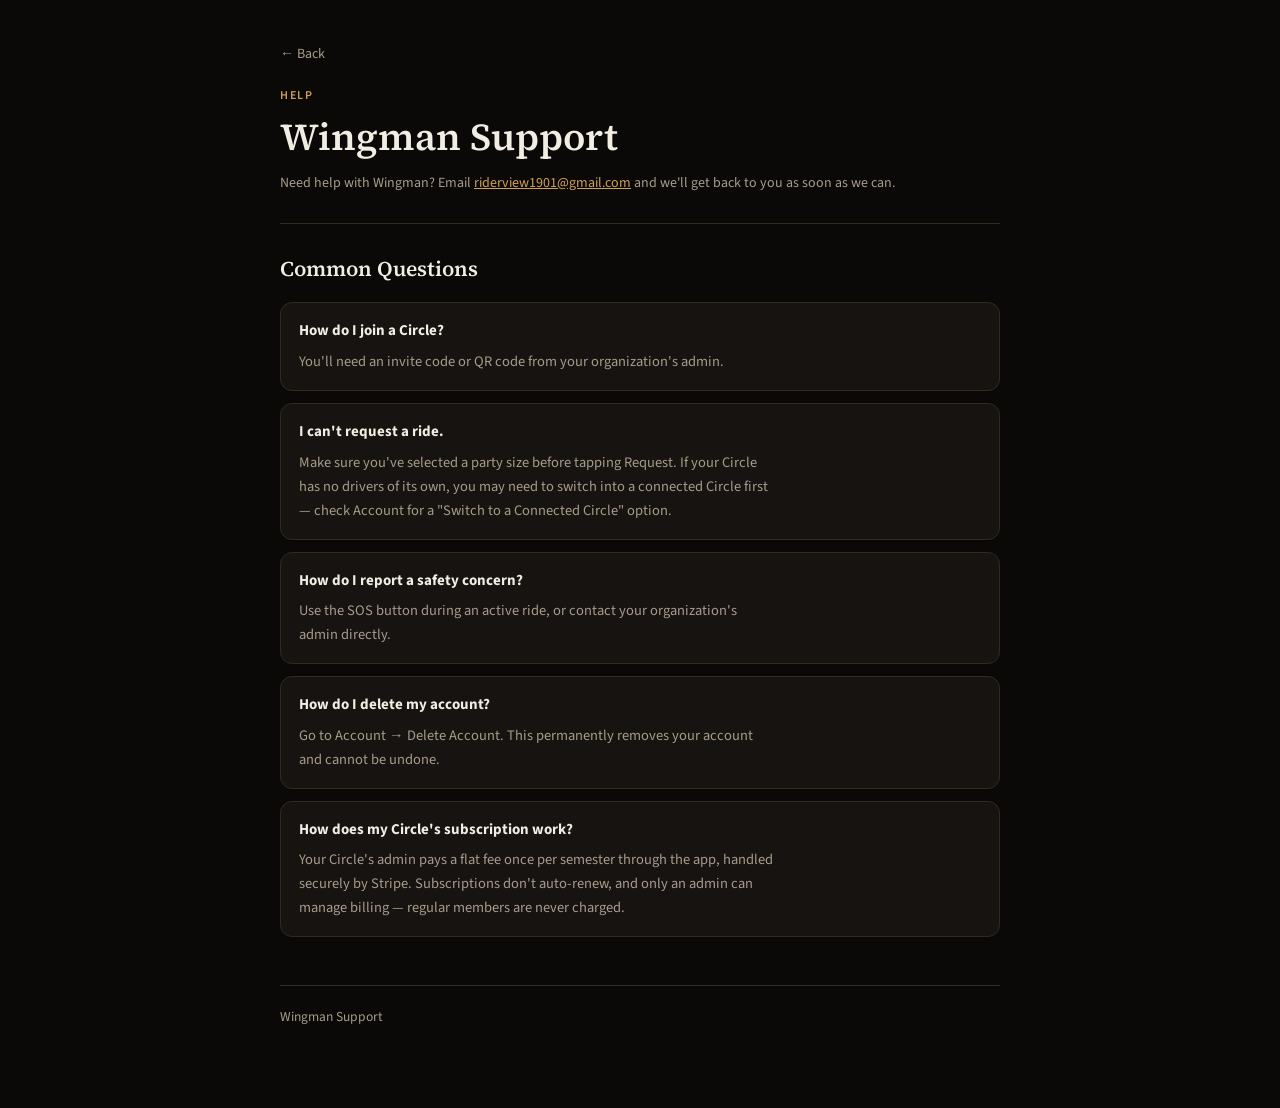
<file: support.html>
<!DOCTYPE html>
<html lang="en">
<head>
<meta charset="UTF-8">
<meta name="viewport" content="width=device-width, initial-scale=1.0">
<title>Wingman — Support</title>
<link rel="stylesheet" href="styles.css">
</head>
<body>
<div class="page">
  <a class="back-link" href="index.html">&larr; Back</a>

  <div class="masthead">
    <p class="eyebrow">Help</p>
    <h1 class="title">Wingman Support</h1>
    <div class="meta-row">
      <span>Need help with Wingman? Email <a class="inline-link" href="mailto:riderview1901@gmail.com">riderview1901@gmail.com</a> and we'll get back to you as soon as we can.</span>
    </div>
  </div>

  <h2 class="section-title" style="border-bottom:none; padding-bottom:0;">Common Questions</h2>

  <div class="faq-card">
    <p class="faq-q">How do I join a Circle?</p>
    <p class="faq-a">You'll need an invite code or QR code from your organization's admin.</p>
  </div>

  <div class="faq-card">
    <p class="faq-q">I can't request a ride.</p>
    <p class="faq-a">Make sure you've selected a party size before tapping Request. If your Circle has no drivers of its own, you may need to switch into a connected Circle first &mdash; check Account for a "Switch to a Connected Circle" option.</p>
  </div>

  <div class="faq-card">
    <p class="faq-q">How do I report a safety concern?</p>
    <p class="faq-a">Use the SOS button during an active ride, or contact your organization's admin directly.</p>
  </div>

  <div class="faq-card">
    <p class="faq-q">How do I delete my account?</p>
    <p class="faq-a">Go to Account &rarr; Delete Account. This permanently removes your account and cannot be undone.</p>
  </div>

  <div class="faq-card">
    <p class="faq-q">How does my Circle's subscription work?</p>
    <p class="faq-a">Your Circle's admin pays a flat fee once per semester through the app, handled securely by Stripe. Subscriptions don't auto-renew, and only an admin can manage billing &mdash; regular members are never charged.</p>
  </div>

  <footer class="doc-footer">
    Wingman Support
  </footer>
</div>
</body>
</html>
</file>
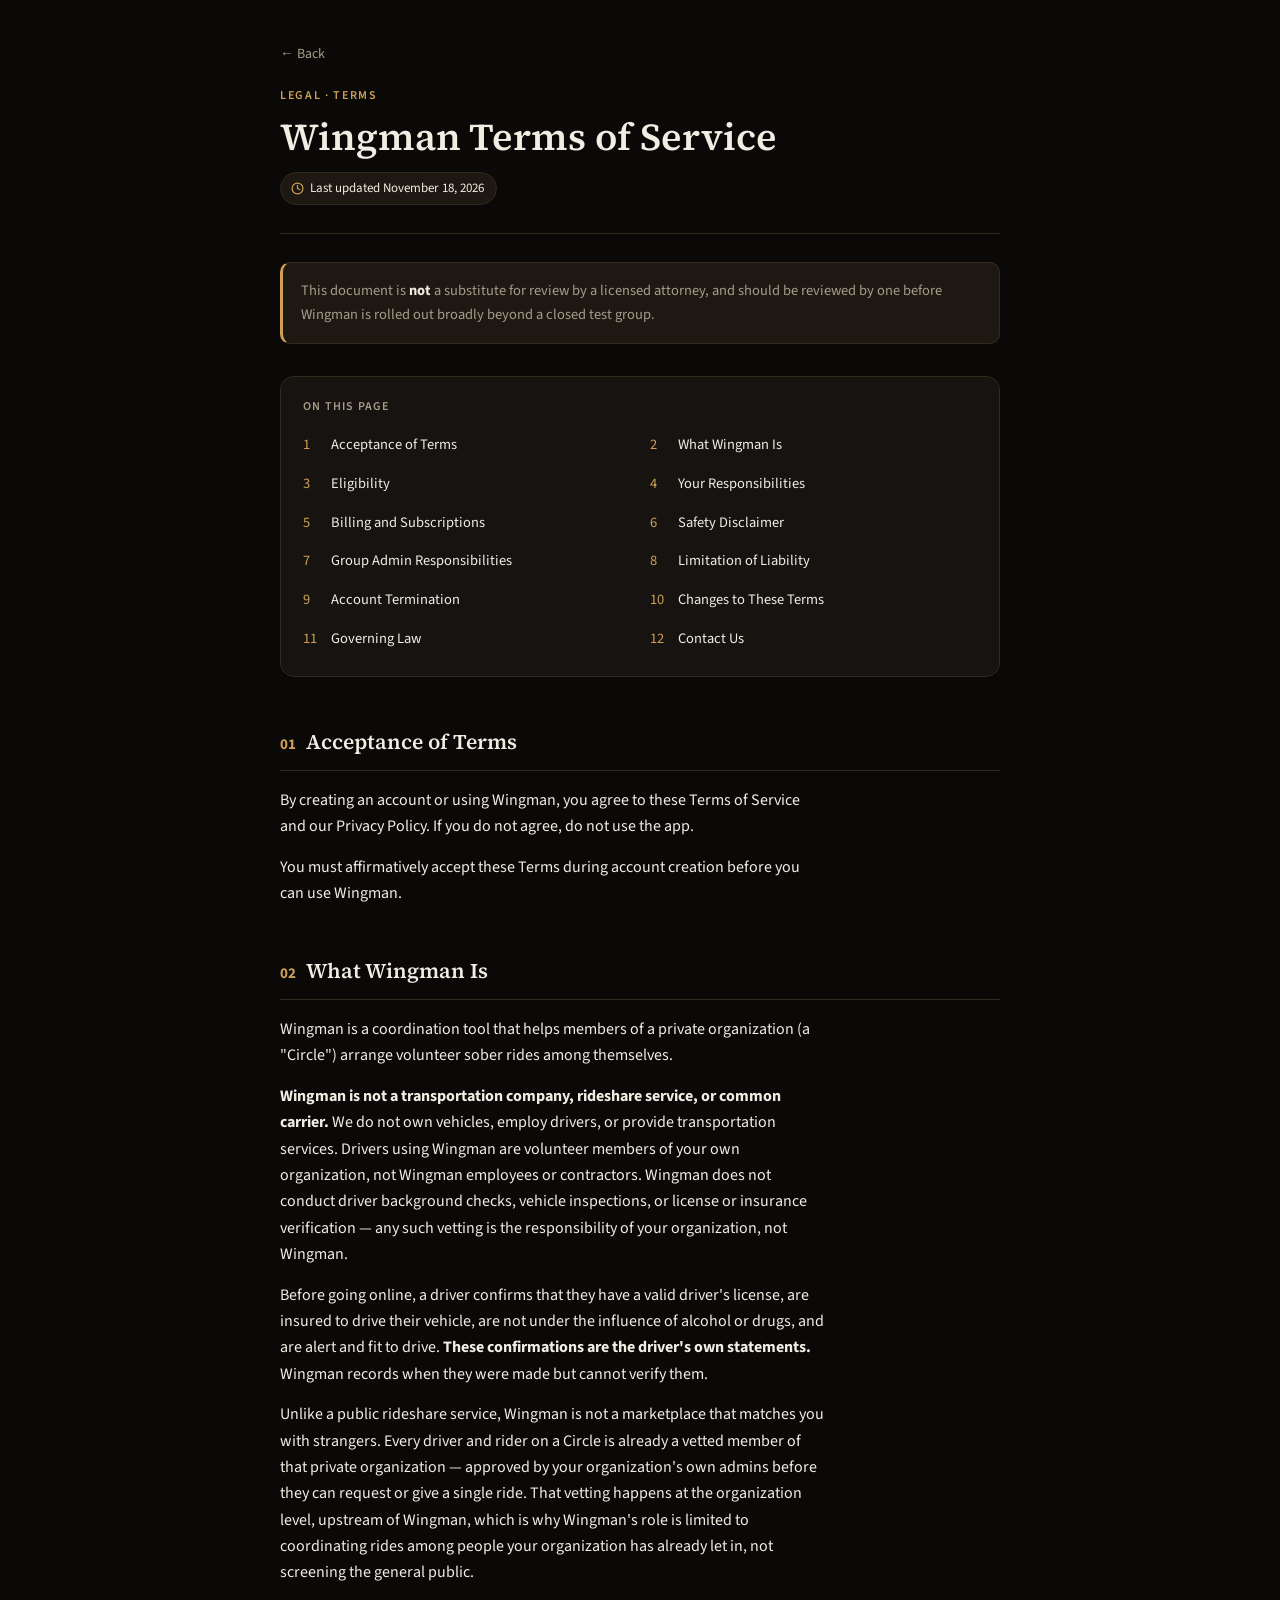
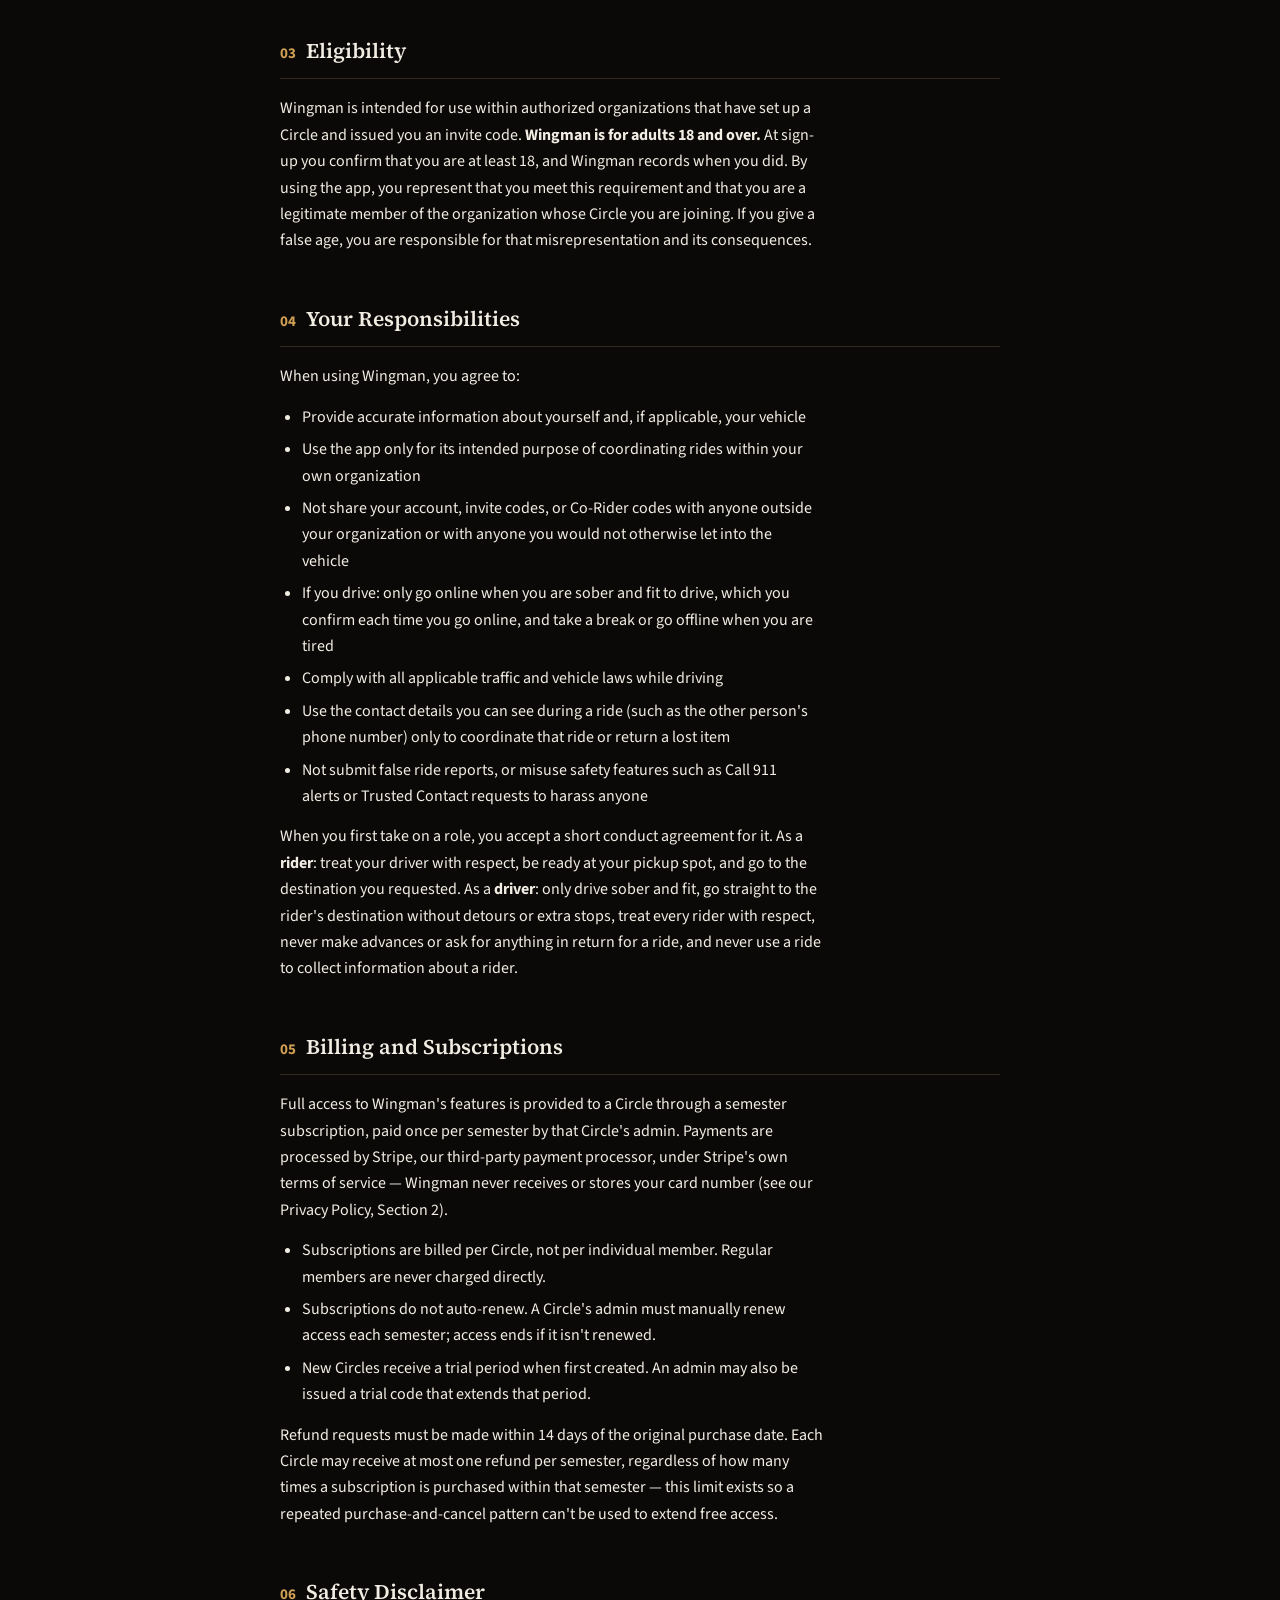
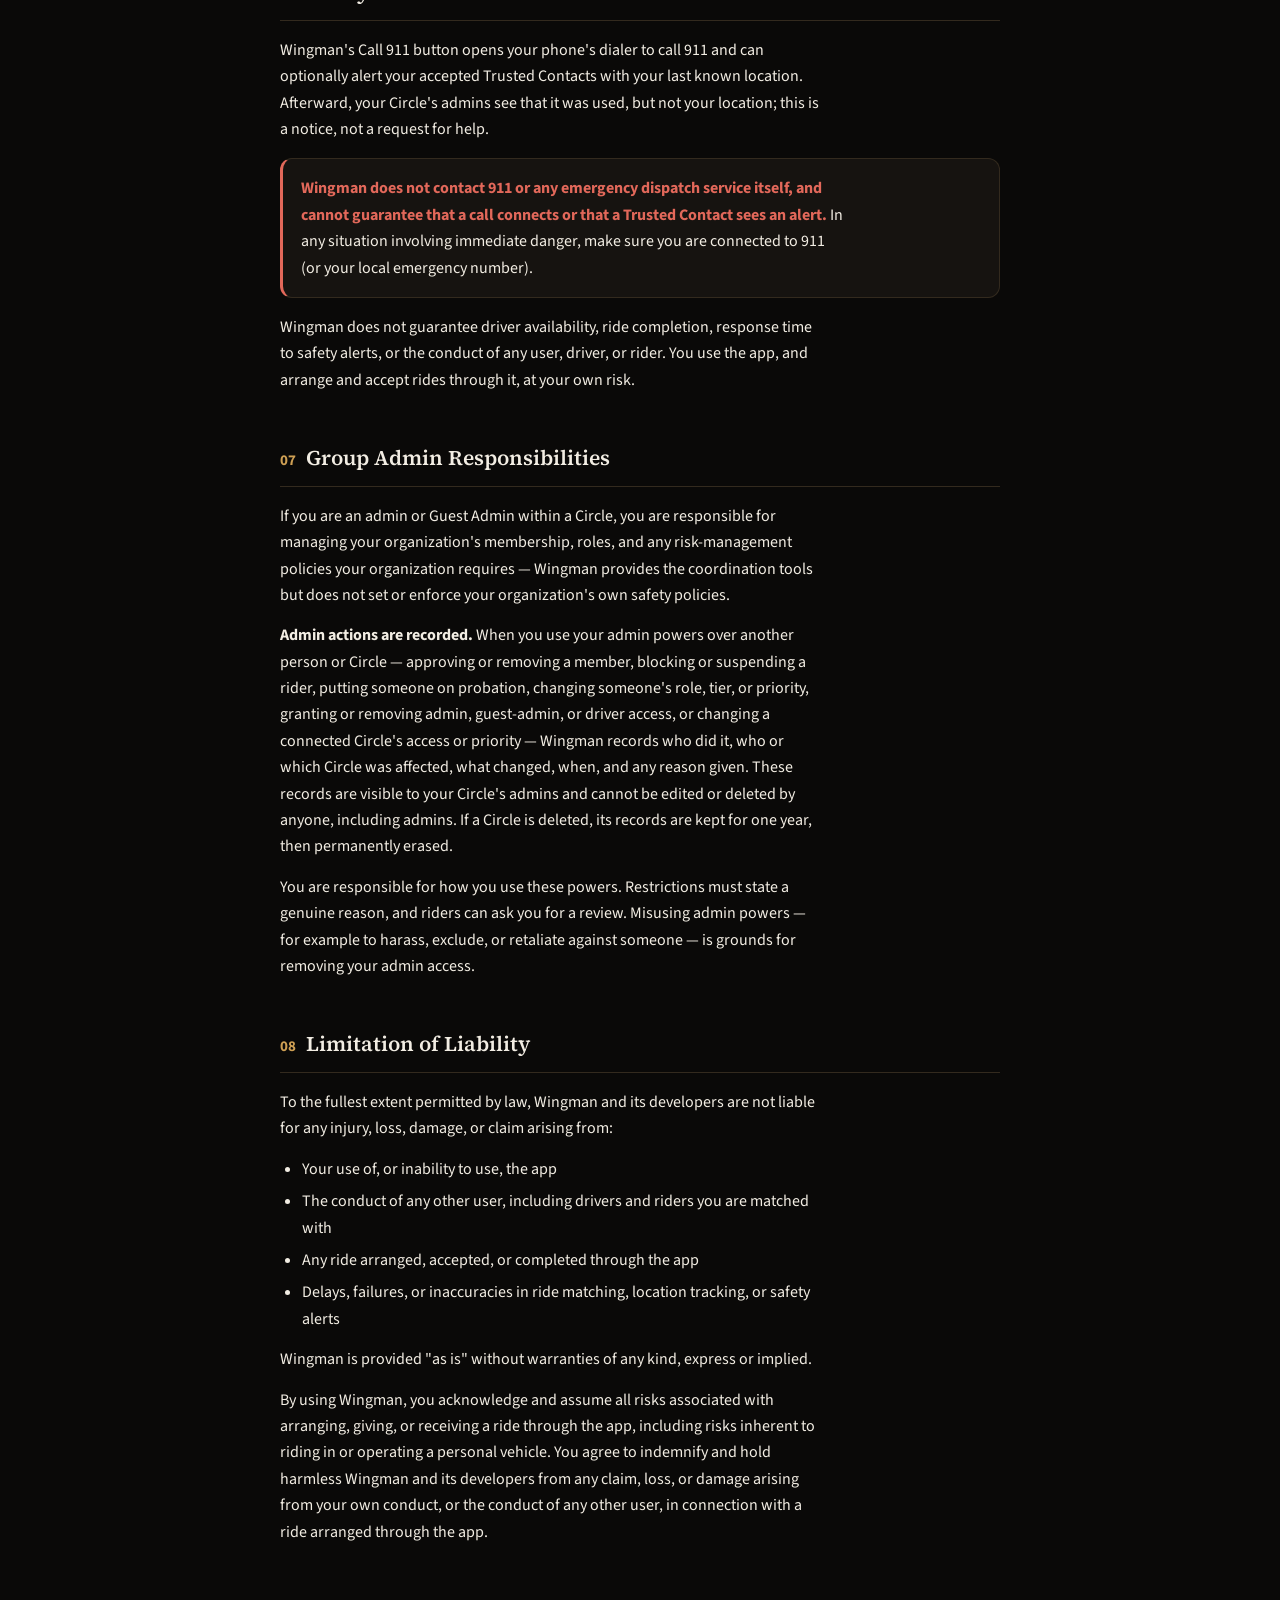
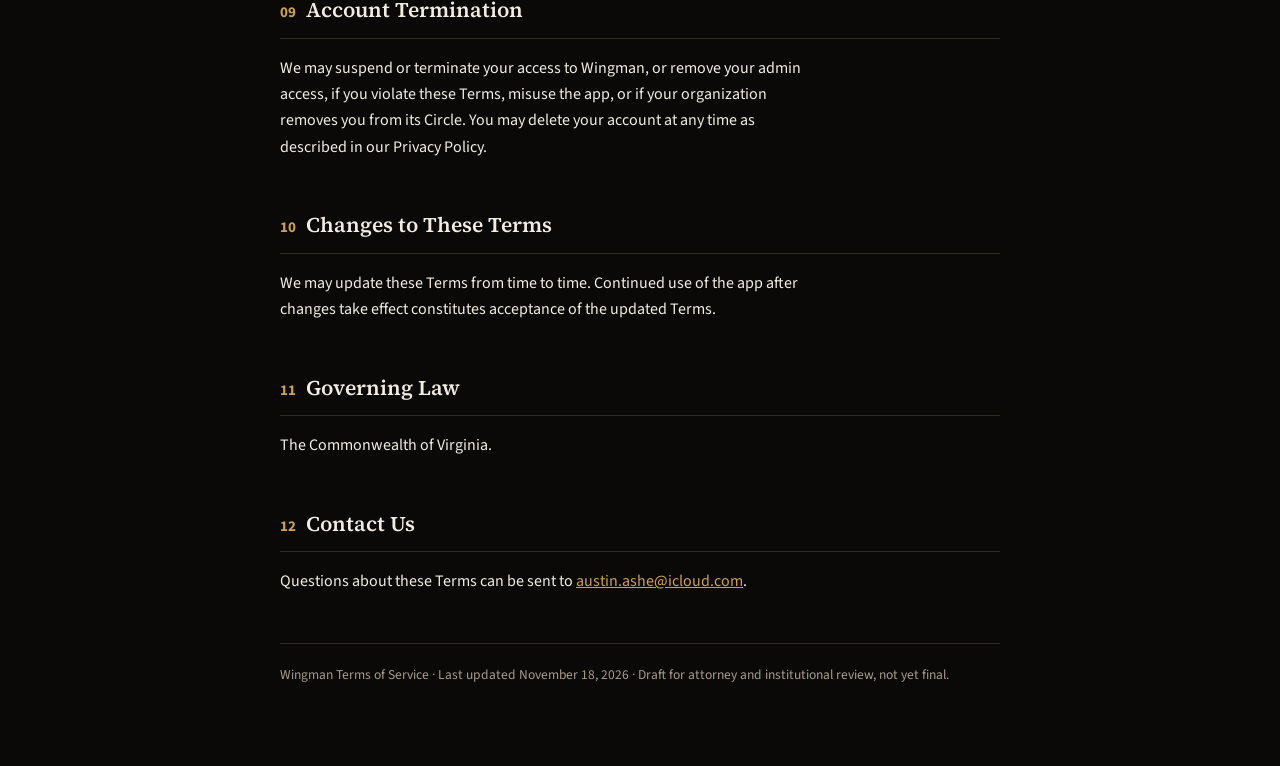
<file: terms.html>
<!DOCTYPE html>
<html lang="en">
<head>
<meta charset="UTF-8">
<meta name="viewport" content="width=device-width, initial-scale=1.0">
<title>Wingman — Terms of Service</title>
<link rel="stylesheet" href="styles.css">
</head>
<body>
<div class="page">
  <a class="back-link" href="index.html">&larr; Back</a>

  <div class="masthead">
    <p class="eyebrow">Legal &middot; Terms</p>
    <h1 class="title">Wingman Terms of Service</h1>
    <div class="meta-row">
      <span class="updated-badge">
        <svg viewBox="0 0 24 24" fill="none" stroke="currentColor" stroke-width="2.2" stroke-linecap="round" stroke-linejoin="round"><circle cx="12" cy="12" r="10"/><path d="M12 6v6l4 2"/></svg>
        Last updated November 18, 2026
      </span>
    </div>
  </div>

  <div class="notice">
    This document is <strong>not</strong> a substitute for review by a licensed attorney, and should be reviewed by one before Wingman is rolled out broadly beyond a closed test group.
  </div>

  <nav class="toc" aria-label="Table of contents">
    <p class="toc-label">On this page</p>
    <ol>
      <li><a href="#acceptance"><span class="n">1</span> Acceptance of Terms</a></li>
      <li><a href="#what-it-is"><span class="n">2</span> What Wingman Is</a></li>
      <li><a href="#eligibility"><span class="n">3</span> Eligibility</a></li>
      <li><a href="#responsibilities"><span class="n">4</span> Your Responsibilities</a></li>
      <li><a href="#billing"><span class="n">5</span> Billing and Subscriptions</a></li>
      <li><a href="#safety"><span class="n">6</span> Safety Disclaimer</a></li>
      <li><a href="#admin-responsibilities"><span class="n">7</span> Group Admin Responsibilities</a></li>
      <li><a href="#liability"><span class="n">8</span> Limitation of Liability</a></li>
      <li><a href="#termination"><span class="n">9</span> Account Termination</a></li>
      <li><a href="#changes"><span class="n">10</span> Changes to These Terms</a></li>
      <li><a href="#governing-law"><span class="n">11</span> Governing Law</a></li>
      <li><a href="#contact"><span class="n">12</span> Contact Us</a></li>
    </ol>
  </nav>

  <section class="doc-section" id="acceptance">
    <h2 class="section-title"><span class="num">01</span> Acceptance of Terms</h2>
    <p>By creating an account or using Wingman, you agree to these Terms of Service and our Privacy Policy. If you do not agree, do not use the app.</p>
    <p>You must affirmatively accept these Terms during account creation before you can use Wingman.</p>
  </section>

  <section class="doc-section" id="what-it-is">
    <h2 class="section-title"><span class="num">02</span> What Wingman Is</h2>
    <p>Wingman is a coordination tool that helps members of a private organization (a "Circle") arrange volunteer sober rides among themselves.</p>
    <p><strong>Wingman is not a transportation company, rideshare service, or common carrier.</strong> We do not own vehicles, employ drivers, or provide transportation services. Drivers using Wingman are volunteer members of your own organization, not Wingman employees or contractors. Wingman does not conduct driver background checks, vehicle inspections, or license or insurance verification &mdash; any such vetting is the responsibility of your organization, not Wingman.</p>
    <p>Before going online, a driver confirms that they have a valid driver's license, are insured to drive their vehicle, are not under the influence of alcohol or drugs, and are alert and fit to drive. <strong>These confirmations are the driver's own statements.</strong> Wingman records when they were made but cannot verify them.</p>
    <p>Unlike a public rideshare service, Wingman is not a marketplace that matches you with strangers. Every driver and rider on a Circle is already a vetted member of that private organization &mdash; approved by your organization's own admins before they can request or give a single ride. That vetting happens at the organization level, upstream of Wingman, which is why Wingman's role is limited to coordinating rides among people your organization has already let in, not screening the general public.</p>
  </section>

  <section class="doc-section" id="eligibility">
    <h2 class="section-title"><span class="num">03</span> Eligibility</h2>
    <p>Wingman is intended for use within authorized organizations that have set up a Circle and issued you an invite code. <strong>Wingman is for adults 18 and over.</strong> At sign-up you confirm that you are at least 18, and Wingman records when you did. By using the app, you represent that you meet this requirement and that you are a legitimate member of the organization whose Circle you are joining. If you give a false age, you are responsible for that misrepresentation and its consequences.</p>
  </section>

  <section class="doc-section" id="responsibilities">
    <h2 class="section-title"><span class="num">04</span> Your Responsibilities</h2>
    <p>When using Wingman, you agree to:</p>
    <ul>
      <li>Provide accurate information about yourself and, if applicable, your vehicle</li>
      <li>Use the app only for its intended purpose of coordinating rides within your own organization</li>
      <li>Not share your account, invite codes, or Co-Rider codes with anyone outside your organization or with anyone you would not otherwise let into the vehicle</li>
      <li>If you drive: only go online when you are sober and fit to drive, which you confirm each time you go online, and take a break or go offline when you are tired</li>
      <li>Comply with all applicable traffic and vehicle laws while driving</li>
      <li>Use the contact details you can see during a ride (such as the other person's phone number) only to coordinate that ride or return a lost item</li>
      <li>Not submit false ride reports, or misuse safety features such as Call 911 alerts or Trusted Contact requests to harass anyone</li>
    </ul>
    <p>When you first take on a role, you accept a short conduct agreement for it. As a <strong>rider</strong>: treat your driver with respect, be ready at your pickup spot, and go to the destination you requested. As a <strong>driver</strong>: only drive sober and fit, go straight to the rider's destination without detours or extra stops, treat every rider with respect, never make advances or ask for anything in return for a ride, and never use a ride to collect information about a rider.</p>
  </section>

  <section class="doc-section" id="billing">
    <h2 class="section-title"><span class="num">05</span> Billing and Subscriptions</h2>
    <p>Full access to Wingman's features is provided to a Circle through a semester subscription, paid once per semester by that Circle's admin. Payments are processed by Stripe, our third-party payment processor, under Stripe's own terms of service &mdash; Wingman never receives or stores your card number (see our Privacy Policy, Section 2).</p>
    <ul>
      <li>Subscriptions are billed per Circle, not per individual member. Regular members are never charged directly.</li>
      <li>Subscriptions do not auto-renew. A Circle's admin must manually renew access each semester; access ends if it isn't renewed.</li>
      <li>New Circles receive a trial period when first created. An admin may also be issued a trial code that extends that period.</li>
    </ul>
    <p>Refund requests must be made within 14 days of the original purchase date. Each Circle may receive at most one refund per semester, regardless of how many times a subscription is purchased within that semester &mdash; this limit exists so a repeated purchase-and-cancel pattern can't be used to extend free access.</p>
  </section>

  <section class="doc-section" id="safety">
    <h2 class="section-title"><span class="num">06</span> Safety Disclaimer</h2>
    <p>Wingman's Call 911 button opens your phone's dialer to call 911 and can optionally alert your accepted Trusted Contacts with your last known location. Afterward, your Circle's admins see that it was used, but not your location; this is a notice, not a request for help.</p>
    <div class="callout safety">
      <p><strong>Wingman does not contact 911 or any emergency dispatch service itself, and cannot guarantee that a call connects or that a Trusted Contact sees an alert.</strong> In any situation involving immediate danger, make sure you are connected to 911 (or your local emergency number).</p>
    </div>
    <p>Wingman does not guarantee driver availability, ride completion, response time to safety alerts, or the conduct of any user, driver, or rider. You use the app, and arrange and accept rides through it, at your own risk.</p>
  </section>

  <section class="doc-section" id="admin-responsibilities">
    <h2 class="section-title"><span class="num">07</span> Group Admin Responsibilities</h2>
    <p>If you are an admin or Guest Admin within a Circle, you are responsible for managing your organization's membership, roles, and any risk-management policies your organization requires &mdash; Wingman provides the coordination tools but does not set or enforce your organization's own safety policies.</p>
    <p><strong>Admin actions are recorded.</strong> When you use your admin powers over another person or Circle &mdash; approving or removing a member, blocking or suspending a rider, putting someone on probation, changing someone's role, tier, or priority, granting or removing admin, guest-admin, or driver access, or changing a connected Circle's access or priority &mdash; Wingman records who did it, who or which Circle was affected, what changed, when, and any reason given. These records are visible to your Circle's admins and cannot be edited or deleted by anyone, including admins. If a Circle is deleted, its records are kept for one year, then permanently erased.</p>
    <p>You are responsible for how you use these powers. Restrictions must state a genuine reason, and riders can ask you for a review. Misusing admin powers &mdash; for example to harass, exclude, or retaliate against someone &mdash; is grounds for removing your admin access.</p>
  </section>

  <section class="doc-section" id="liability">
    <h2 class="section-title"><span class="num">08</span> Limitation of Liability</h2>
    <p>To the fullest extent permitted by law, Wingman and its developers are not liable for any injury, loss, damage, or claim arising from:</p>
    <ul>
      <li>Your use of, or inability to use, the app</li>
      <li>The conduct of any other user, including drivers and riders you are matched with</li>
      <li>Any ride arranged, accepted, or completed through the app</li>
      <li>Delays, failures, or inaccuracies in ride matching, location tracking, or safety alerts</li>
    </ul>
    <p>Wingman is provided "as is" without warranties of any kind, express or implied.</p>
    <p>By using Wingman, you acknowledge and assume all risks associated with arranging, giving, or receiving a ride through the app, including risks inherent to riding in or operating a personal vehicle. You agree to indemnify and hold harmless Wingman and its developers from any claim, loss, or damage arising from your own conduct, or the conduct of any other user, in connection with a ride arranged through the app.</p>
  </section>

  <section class="doc-section" id="termination">
    <h2 class="section-title"><span class="num">09</span> Account Termination</h2>
    <p>We may suspend or terminate your access to Wingman, or remove your admin access, if you violate these Terms, misuse the app, or if your organization removes you from its Circle. You may delete your account at any time as described in our Privacy Policy.</p>
  </section>

  <section class="doc-section" id="changes">
    <h2 class="section-title"><span class="num">10</span> Changes to These Terms</h2>
    <p>We may update these Terms from time to time. Continued use of the app after changes take effect constitutes acceptance of the updated Terms.</p>
  </section>

  <section class="doc-section" id="governing-law">
    <h2 class="section-title"><span class="num">11</span> Governing Law</h2>
    <p>The Commonwealth of Virginia.</p>
  </section>

  <section class="doc-section" id="contact">
    <h2 class="section-title"><span class="num">12</span> Contact Us</h2>
    <p>Questions about these Terms can be sent to <a class="inline-link" href="mailto:austin.ashe@icloud.com">austin.ashe@icloud.com</a>.</p>
  </section>

  <footer class="doc-footer">
    Wingman Terms of Service &middot; Last updated November 18, 2026 &middot; Draft for attorney and institutional review, not yet final.
  </footer>
</div>
</body>
</html>
</file>
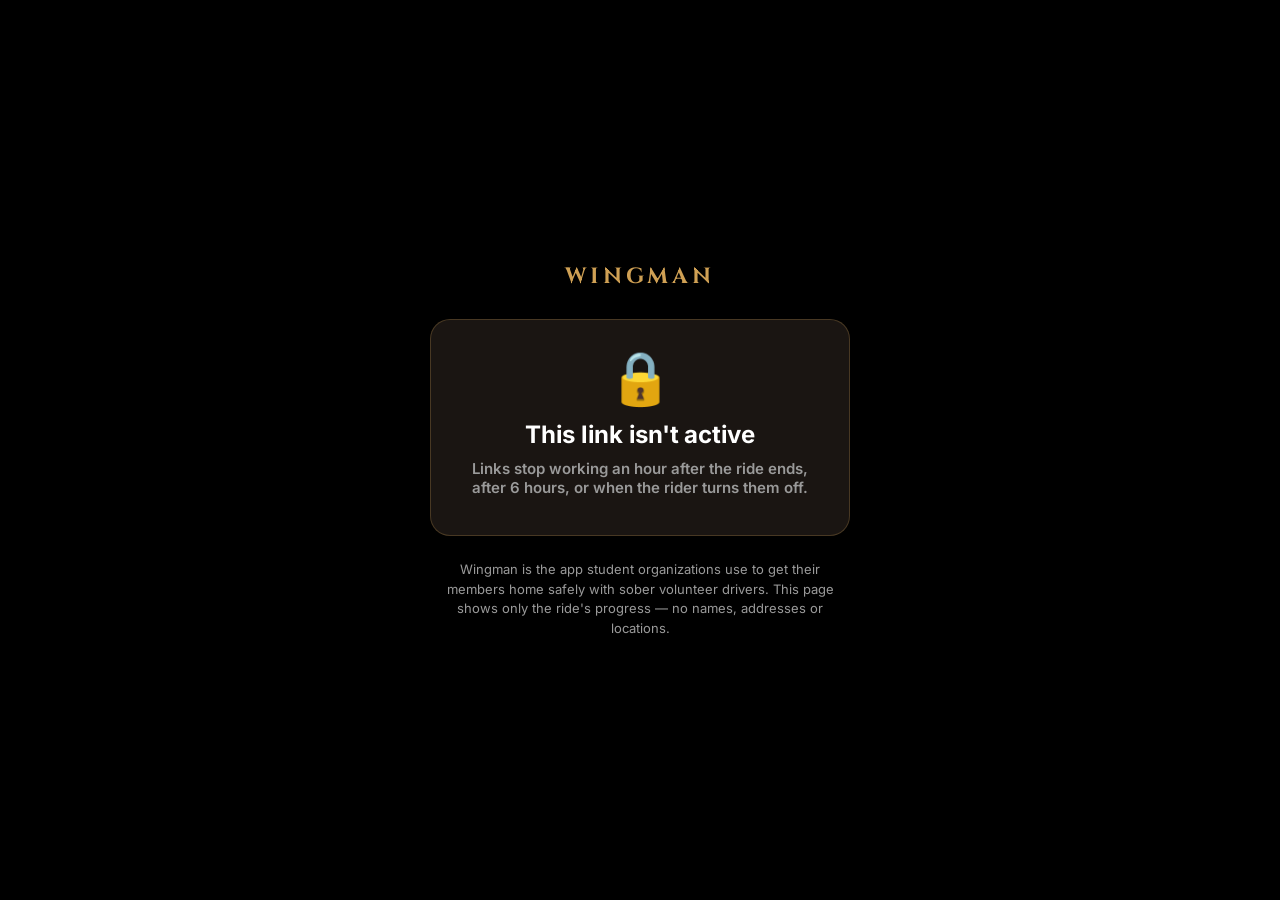
<file: trip-share.html>
<!DOCTYPE html>
<html lang="en">
<head>
<meta charset="UTF-8">
<meta name="viewport" content="width=device-width, initial-scale=1.0">
<meta name="robots" content="noindex, nofollow">
<meta name="referrer" content="no-referrer">
<title>Wingman Ride Status</title>
<style>
  /* Fonts are hosted here, not loaded from Google, so opening this link
     doesn't tell a third party who is looking. */
  @font-face { font-family: "Cinzel"; font-weight: 700; font-display: swap; src: url("fonts/cinzel-700-latin.woff2") format("woff2"); }
  @font-face { font-family: "Inter"; font-weight: 400 700; font-display: swap; src: url("fonts/inter-latin.woff2") format("woff2"); }

  :root { --gold: #CFA054; --gold-light: #F6D385; --card: #1A1512; --muted: #9a9a9a; }
  * { box-sizing: border-box; }
  body {
    margin: 0; min-height: 100vh; background: #000; color: #fff;
    font-family: "Inter", -apple-system, BlinkMacSystemFont, "Segoe UI", sans-serif;
    display: flex; flex-direction: column; align-items: center; justify-content: center;
    padding: 32px 16px;
  }
  .wordmark { font-family: "Cinzel", Georgia, serif; font-weight: 700; color: var(--gold); letter-spacing: 0.18em; font-size: 22px; margin: 0 0 28px; }
  .card { width: 100%; max-width: 420px; background: var(--card); border: 1px solid rgba(207, 160, 84, 0.25); border-radius: 20px; padding: 32px 24px; text-align: center; }
  .icon { font-size: 52px; line-height: 1; margin-bottom: 16px; }
  h1 { font-size: 24px; font-weight: 700; margin: 0 0 10px; letter-spacing: -0.01em; }
  .eta { color: var(--gold-light); font-size: 18px; font-weight: 600; margin: 0 0 6px; }
  .vehicle { color: var(--muted); font-size: 15px; margin: 6px 0 0; }
  .about { max-width: 420px; color: var(--muted); font-size: 13px; line-height: 1.5; text-align: center; margin: 24px 0 0; }
  .hidden { display: none; }
</style>
</head>
<body>
  <p class="wordmark">WINGMAN</p>

  <main class="card" aria-live="polite">
    <div class="icon" id="icon" aria-hidden="true">&#8987;</div>
    <h1 id="headline">Checking the ride&hellip;</h1>
    <p class="eta hidden" id="eta"></p>
    <p class="vehicle hidden" id="vehicle"></p>
  </main>

  <p class="about" id="about">Wingman is the app student organizations use to get their members home safely with sober volunteer drivers. This page shows only the ride's progress &mdash; no names, addresses or locations.</p>

<script>
  // Data comes from trip-share-status, which returns only { status, etaMinutes,
  // vehicle } for a live link, and an empty {} for anything else (a wrong,
  // expired or turned-off link, or a ride that ended over an hour ago).
  const API = "https://qbelcucfttpsoaywtyse.supabase.co/functions/v1/trip-share-status";
  const TEXT = {
    pending:   { icon: "⏳", headline: "Waiting for a driver" },
    accepted:  { icon: "🚗", headline: "A driver is on the way" },
    arrived:   { icon: "📍", headline: "The driver is outside" },
    picked_up: { icon: "🚗", headline: "On the way home" },
    completed: { icon: "✅", headline: "Home safely" },
    cancelled: { icon: "❌", headline: "This ride was cancelled" },
  };
  const FINAL = ["completed", "cancelled"];
  const el = (id) => document.getElementById(id);
  let timer = null;

  function show(id, text) {
    el(id).textContent = text || "";
    el(id).classList.toggle("hidden", !text);
  }

  function inactive() {
    el("icon").textContent = "🔒";
    el("headline").textContent = "This link isn't active";
    show("eta", "Links stop working an hour after the ride ends, after 6 hours, or when the rider turns them off.");
    el("eta").style.color = "var(--muted)";
    el("eta").style.fontSize = "15px";
    show("vehicle", "");
    stop();
  }

  function stop() { if (timer) { clearInterval(timer); timer = null; } }

  function render(d) {
    const t = TEXT[d.status];
    if (!t) return inactive();
    el("icon").textContent = t.icon;
    el("headline").textContent = t.headline;
    const final = FINAL.includes(d.status);
    show("eta", !final && Number.isInteger(d.etaMinutes)
      ? (d.etaMinutes <= 1 ? "About a minute away" : "About " + d.etaMinutes + " min")
      : "");
    show("vehicle", !final && d.vehicle ? "In a " + d.vehicle.toLowerCase() : "");
    // Nothing changes after the ride ends, so stop asking.
    if (final) stop();
  }

  async function poll(token) {
    try {
      const res = await fetch(API + "?t=" + encodeURIComponent(token), { cache: "no-store" });
      const d = await res.json();
      if (!d || !d.status) return inactive();
      render(d);
    } catch (e) {
      // A dropped connection: keep the last good state and try again next time.
    }
  }

  const token = new URLSearchParams(window.location.search).get("t");
  if (!token) {
    inactive();
  } else {
    poll(token);
    timer = setInterval(() => poll(token), 15000);
  }
</script>
</body>
</html>
</file>
<file: styles.css>
/* Wingman static site — shared document design system.
   Used by index.html, privacy.html, terms.html, support.html.
   trip-share.html has its own design (a live status page, not a
   document) and intentionally does not use this file. */

/* Self-hosted instead of @import from fonts.googleapis.com -- loading
   fonts directly from Google's servers on every page view sends each
   visitor's IP to Google before they've agreed to anything, which is
   exactly what's driven real GDPR enforcement letters in Germany over
   this specific pattern. Both families ship as variable fonts, so one
   file per family covers the whole 400-700 weight range actually used
   here -- just the latin subset, matching this site's English-only
   audience. */
@font-face {
  font-family: "Source Sans 3";
  font-style: normal;
  font-weight: 400 700;
  font-display: swap;
  src: url("fonts/source-sans-3-latin.woff2") format("woff2");
}
@font-face {
  font-family: "Source Serif 4";
  font-style: normal;
  font-weight: 400 700;
  font-display: swap;
  src: url("fonts/source-serif-4-latin.woff2") format("woff2");
}

/* Committed to Wingman's dark/gold brand look everywhere -- same choice
   made for the printed President's Guide, not a toggleable theme. */
:root {
  --bg: #0a0908;
  --surface: #161310;
  --surface-2: #1d1812;
  --border: #332a1e;
  --fg: #f2ede3;
  --muted: #a79c8a;
  --accent: #cfa054;
  --accent-fg: #151008;
  --danger: #e2685a;
  color-scheme: dark;
}

* { box-sizing: border-box; }
html, body { margin: 0; }
body {
  background: var(--bg);
  color: var(--fg);
  font-family: "Source Sans 3", -apple-system, BlinkMacSystemFont, "Segoe UI", sans-serif;
  font-size: 16px;
  line-height: 1.65;
  padding-inline: 20px;
  padding-block: 40px 80px;
}
h1, h2, h3 {
  font-family: "Source Serif 4", Georgia, "Times New Roman", serif;
  font-weight: 600;
  color: var(--fg);
  text-wrap: balance;
}
.page { max-width: 720px; margin-inline: auto; }

/* Masthead */
.masthead { border-bottom: 1px solid var(--border); padding-bottom: 28px; margin-bottom: 28px; }
.eyebrow {
  font-size: 12px; font-weight: 600; letter-spacing: 0.14em; text-transform: uppercase;
  color: var(--accent); margin: 0 0 10px;
}
h1.title { font-size: clamp(28px, 6vw, 38px); margin: 0 0 12px; line-height: 1.15; }
.meta-row { display: flex; flex-wrap: wrap; gap: 10px 18px; align-items: center; font-size: 14px; color: var(--muted); }
.updated-badge {
  display: inline-flex; align-items: center; gap: 6px;
  background: var(--surface-2); border: 1px solid var(--border); border-radius: 999px;
  padding: 5px 12px 5px 10px; font-size: 13px; color: var(--fg);
}
.updated-badge svg { width: 13px; height: 13px; flex: none; color: var(--accent); }

.back-link {
  display: inline-flex; align-items: center; gap: 6px; color: var(--muted);
  text-decoration: none; font-size: 14px; margin-bottom: 20px;
}
.back-link:hover { color: var(--accent); }

/* Notice / callout boxes */
.notice {
  background: var(--surface-2); border: 1px solid var(--border); border-left: 3px solid var(--accent);
  border-radius: 10px; padding: 16px 18px; font-size: 14.5px; color: var(--muted); margin-bottom: 32px;
}
.notice strong { color: var(--fg); }

.callout { background: var(--surface); border: 1px solid var(--border); border-radius: 12px; padding: 16px 18px; margin: 16px 0; }
.callout.safety { border-left: 3px solid var(--danger); }
.callout.safety strong { color: var(--danger); }
.callout.money { border-left: 3px solid var(--accent); }
.callout p:last-child { margin-bottom: 0; }

/* Table of contents */
nav.toc { background: var(--surface); border: 1px solid var(--border); border-radius: 14px; padding: 20px 22px; margin-bottom: 40px; }
nav.toc .toc-label { font-size: 12px; font-weight: 600; letter-spacing: 0.1em; text-transform: uppercase; color: var(--muted); margin: 0 0 12px; }
nav.toc ol { list-style: none; margin: 0; padding: 0; display: grid; grid-template-columns: 1fr 1fr; gap: 6px 20px; }
@media (max-width: 480px) { nav.toc ol { grid-template-columns: 1fr; } }
nav.toc a { display: flex; gap: 8px; color: var(--fg); text-decoration: none; font-size: 14.5px; padding: 4px 0; border-bottom: 1px solid transparent; }
nav.toc a:hover { border-bottom-color: var(--accent); }
nav.toc a .n { color: var(--accent); font-variant-numeric: tabular-nums; min-width: 1.4em; }

/* Sections */
section.doc-section { padding-top: 8px; margin-bottom: 40px; scroll-margin-top: 16px; }
h2.section-title {
  font-size: 21px; display: flex; align-items: baseline; gap: 10px; margin: 0 0 16px;
  padding-bottom: 10px; border-bottom: 1px solid var(--border);
}
h2.section-title .num { color: var(--accent); font-variant-numeric: tabular-nums; font-family: "Source Sans 3", sans-serif; font-weight: 700; font-size: 15px; }
h3.sub-title { font-size: 15.5px; font-family: "Source Sans 3", sans-serif; font-weight: 700; color: var(--accent); margin: 22px 0 8px; }
p { margin: 0 0 14px; max-width: 68ch; }
ul, ol.plain { margin: 0 0 14px; padding-left: 22px; }
ul li, ol.plain li { margin-bottom: 6px; max-width: 64ch; }
a.inline-link { color: var(--accent); }

/* Exposure/compare tables */
table.exposure { width: 100%; border-collapse: collapse; font-size: 14px; margin: 10px 0 18px; }
table.exposure th, table.exposure td { text-align: left; padding: 9px 10px; border-bottom: 1px solid var(--border); vertical-align: top; }
table.exposure th { color: var(--muted); font-weight: 600; font-size: 12px; letter-spacing: 0.04em; text-transform: uppercase; }
.yes { color: var(--accent); font-weight: 600; }
.no { color: var(--muted); }
.table-wrap { overflow-x: auto; }

/* FAQ cards (support page) */
.faq-card { background: var(--surface); border: 1px solid var(--border); border-radius: 12px; padding: 16px 18px; margin-bottom: 12px; }
.faq-q { font-family: "Source Sans 3", sans-serif; font-weight: 700; font-size: 15px; color: var(--fg); margin: 0 0 6px; }
.faq-a { margin: 0; color: var(--muted); font-size: 14.5px; }
.faq-a a { color: var(--accent); }

/* Landing page link cards */
.link-grid { display: grid; gap: 12px; margin-top: 8px; }
a.link-card {
  display: flex; align-items: center; justify-content: space-between; gap: 12px;
  background: var(--surface); border: 1px solid var(--border); border-radius: 12px;
  padding: 16px 18px; color: var(--fg); text-decoration: none;
}
a.link-card:hover { border-color: var(--accent); }
a.link-card .label { font-family: "Source Sans 3", sans-serif; font-weight: 700; font-size: 15.5px; }
a.link-card .arrow { color: var(--accent); font-size: 18px; }

footer.doc-footer { border-top: 1px solid var(--border); margin-top: 48px; padding-top: 20px; font-size: 13.5px; color: var(--muted); }
</file>
